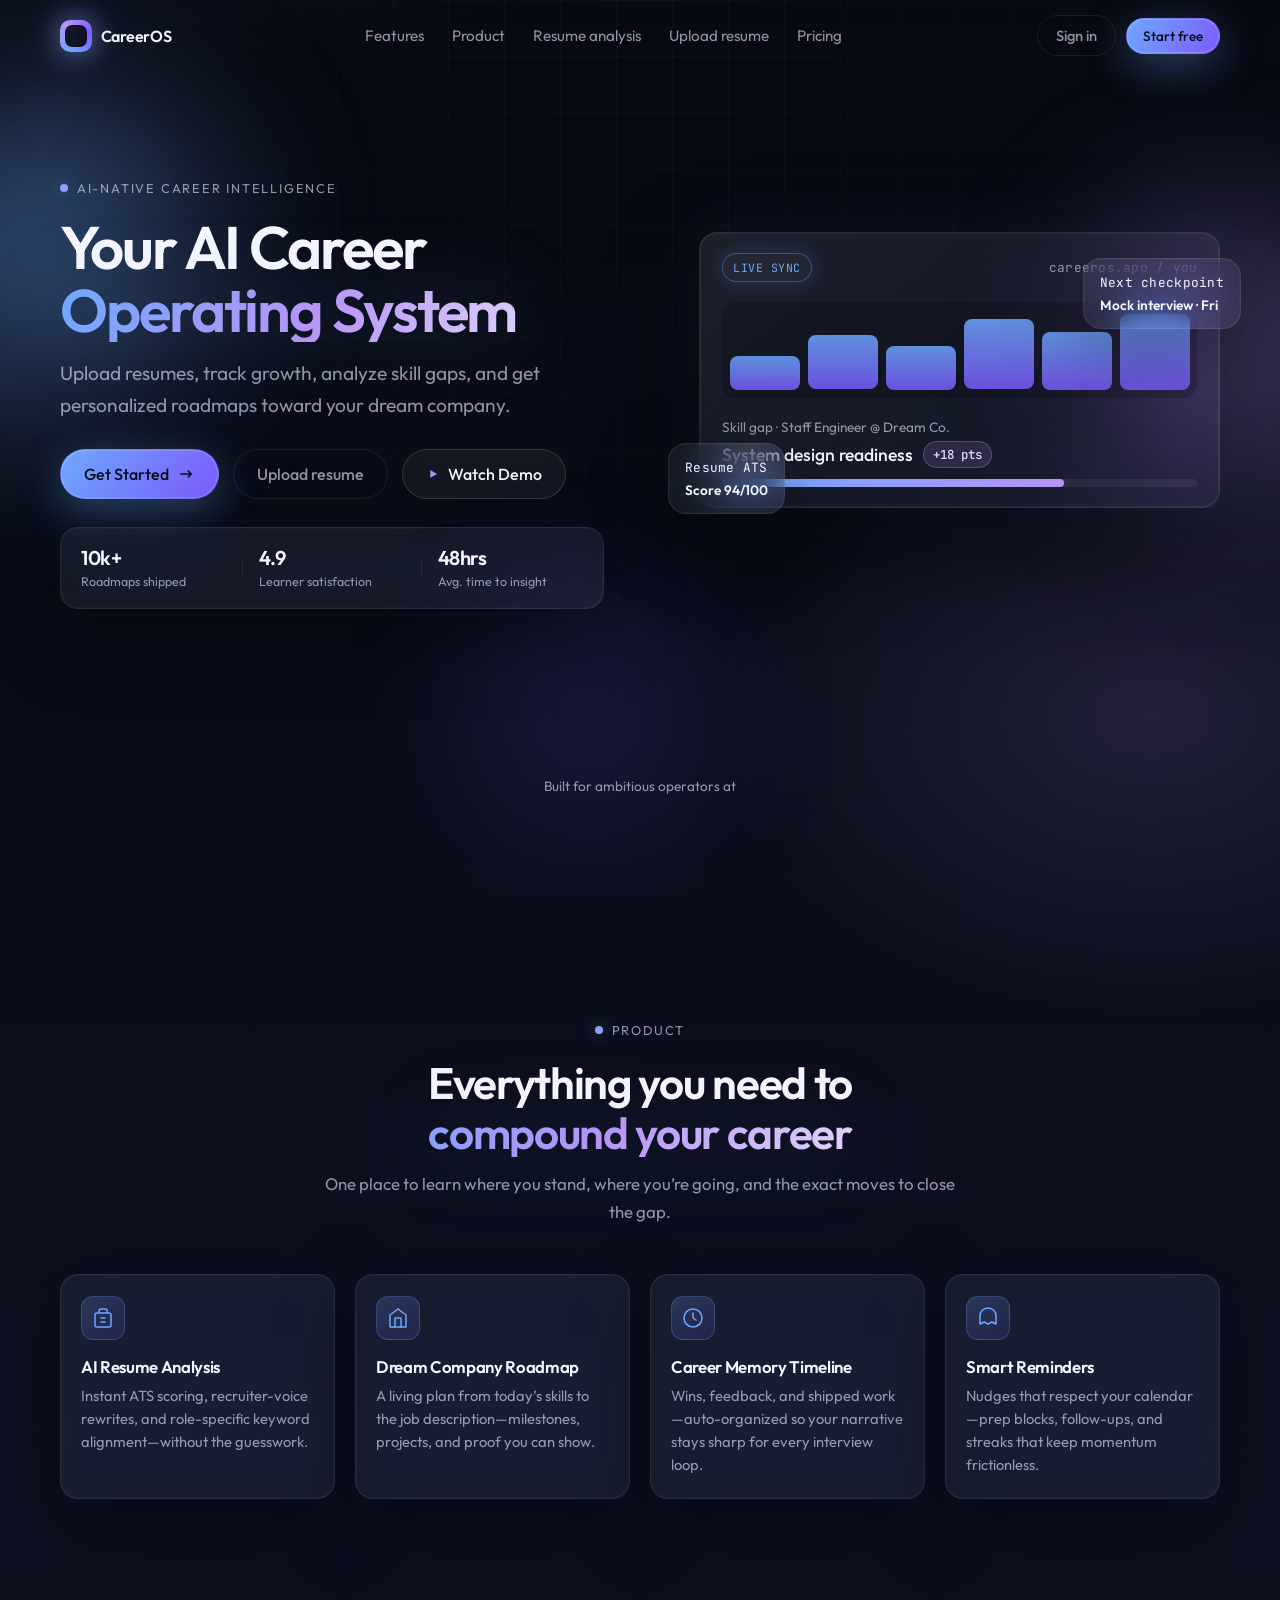
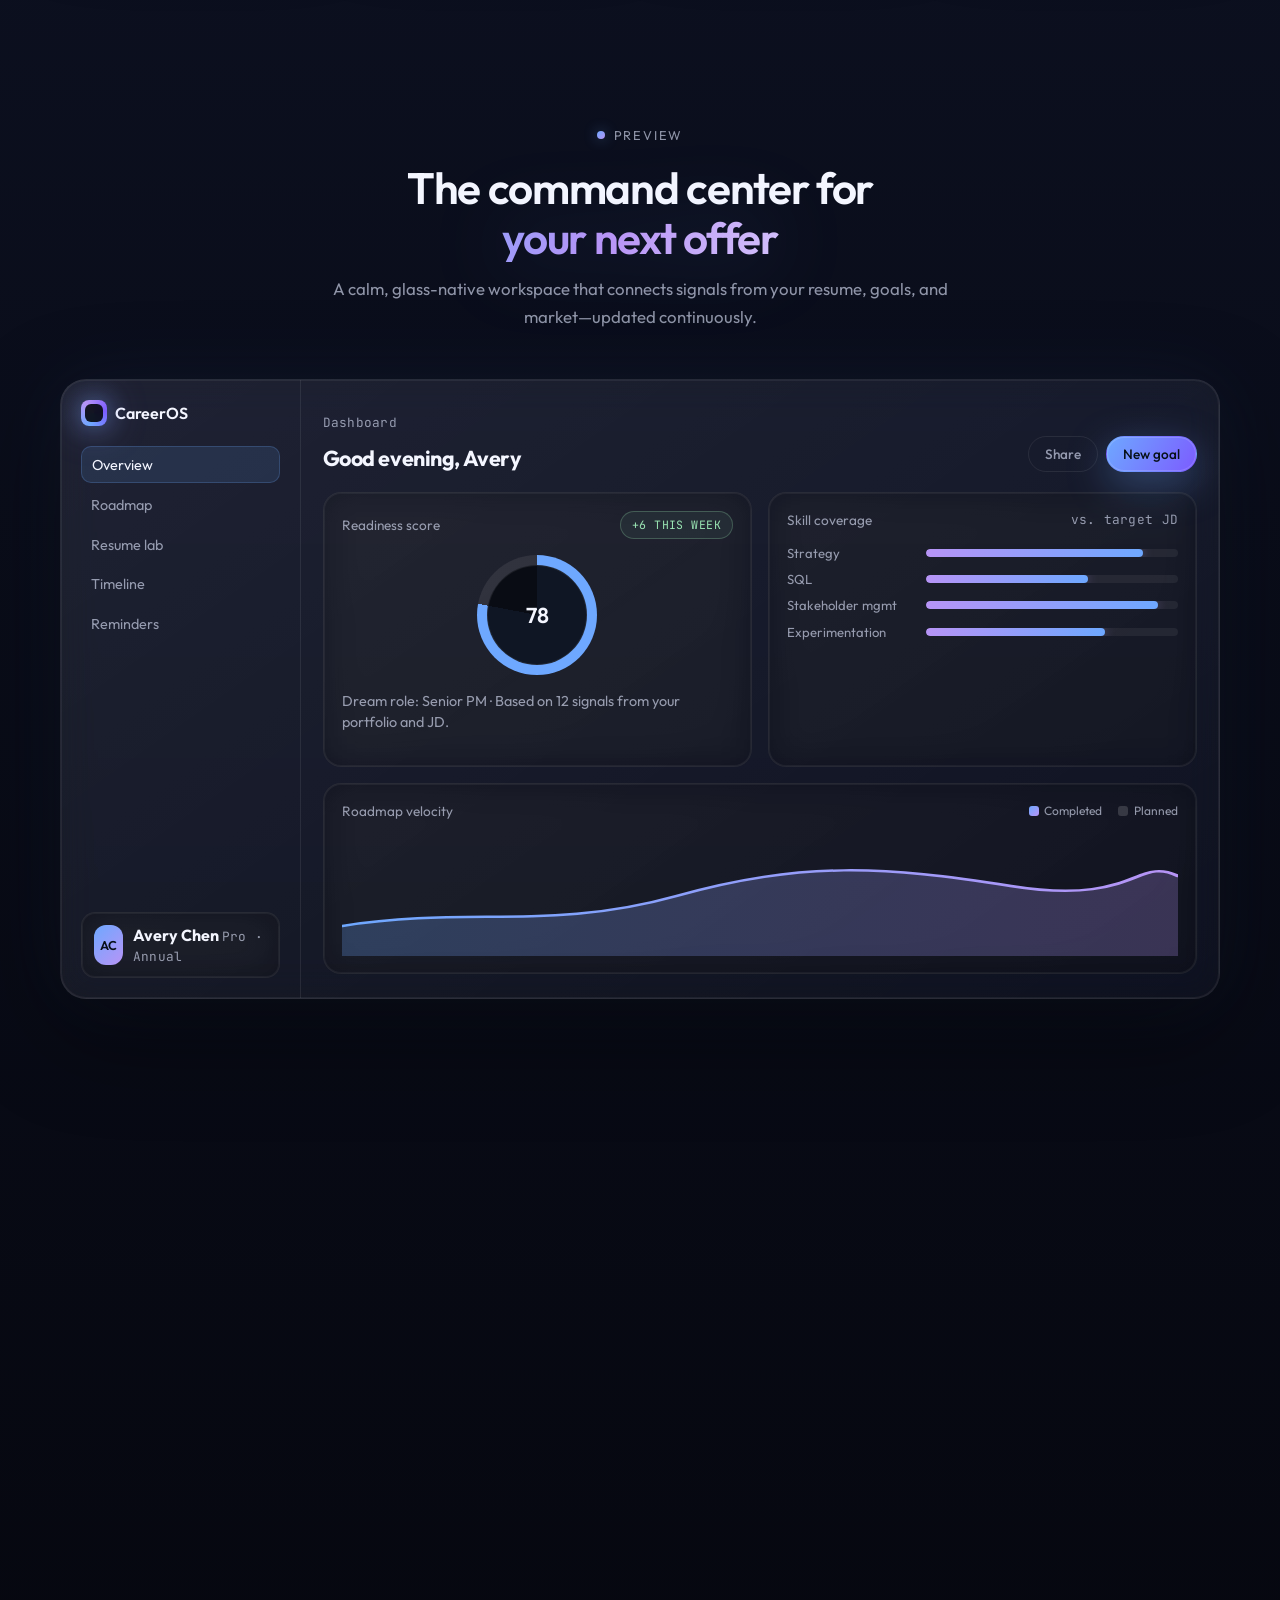
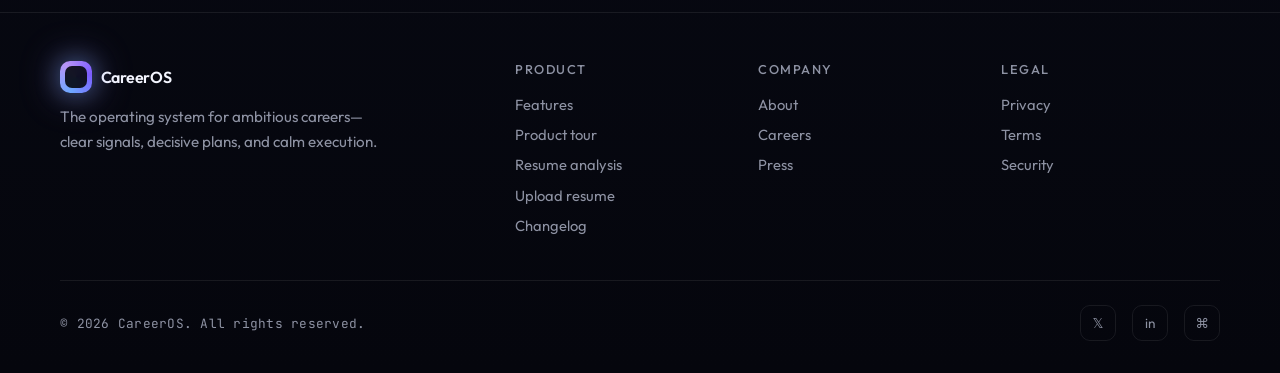
<file: index.html>
<!DOCTYPE html>
<html lang="en">
  <head>
    <meta charset="UTF-8" />
    <meta name="viewport" content="width=device-width, initial-scale=1.0" />
    <title>CareerOS — Your AI Career Operating System</title>
    <meta
      name="description"
      content="Upload resumes, track growth, analyze skill gaps, and get personalized roadmaps toward your dream company."
    />
    <link rel="preconnect" href="https://fonts.googleapis.com" />
    <link rel="preconnect" href="https://fonts.gstatic.com" crossorigin />
    <link
      href="https://fonts.googleapis.com/css2?family=Outfit:wght@300;400;500;600;700&family=JetBrains+Mono:wght@400;500&display=swap"
      rel="stylesheet"
    />
    <link rel="stylesheet" href="styles.css" />
  </head>
  <body>
    <div class="ambient" aria-hidden="true">
      <div class="orb orb--1"></div>
      <div class="orb orb--2"></div>
      <div class="orb orb--3"></div>
      <div class="grid-overlay"></div>
    </div>

    <header class="header">
      <div class="container header__inner">
        <a href="#" class="logo">
          <span class="logo__mark" aria-hidden="true"></span>
          CareerOS
        </a>
        <nav class="nav" aria-label="Primary">
          <a href="#features">Features</a>
          <a href="#dashboard">Product</a>
          <a href="resume-analysis.html">Resume analysis</a>
          <a href="resume-upload.html">Upload resume</a>
          <a href="#pricing">Pricing</a>
        </nav>
        <div class="header__actions">
          <a href="login.html" class="btn btn--ghost">Sign in</a>
          <a href="signup.html" class="btn btn--primary btn--sm">Start free</a>
          <button
            type="button"
            class="nav-toggle"
            aria-label="Open menu"
            aria-expanded="false"
          >
            <span></span><span></span>
          </button>
        </div>
      </div>
    </header>

    <div class="mobile-drawer" id="mobile-drawer" hidden>
      <nav class="mobile-drawer__nav" aria-label="Mobile">
        <a href="#features">Features</a>
        <a href="#dashboard">Product</a>
        <a href="resume-upload.html">Upload resume</a>
        <a href="resume-analysis.html">Resume analysis</a>
        <a href="#pricing">Pricing</a>
        <a href="signup.html" class="btn btn--primary btn--block">Start free</a>
      </nav>
    </div>

    <main>
      <!-- Hero -->
      <section class="hero section" id="cta">
        <div class="container hero__grid">
          <div class="hero__content animate" data-animate>
            <p class="eyebrow">
              <span class="eyebrow__dot"></span>
              AI-native career intelligence
            </p>
            <h1 class="hero__title">
              Your AI Career
              <span class="gradient-text">Operating System</span>
            </h1>
            <p class="hero__sub">
              Upload resumes, track growth, analyze skill gaps, and get
              personalized roadmaps toward your dream company.
            </p>
            <div class="hero__cta">
              <a href="signup.html" class="btn btn--primary btn--lg">
                Get Started
                <svg width="18" height="18" viewBox="0 0 24 24" fill="none" aria-hidden="true">
                  <path
                    d="M5 12h14m-4-4 4 4-4 4"
                    stroke="currentColor"
                    stroke-width="2"
                    stroke-linecap="round"
                    stroke-linejoin="round"
                  />
                </svg>
              </a>
              <a href="resume-upload.html" class="btn btn--ghost btn--lg">Upload resume</a>
              <button type="button" class="btn btn--glass btn--lg js-demo">
                <span class="btn__play" aria-hidden="true"></span>
                Watch Demo
              </button>
            </div>
            <div class="hero__stats glass-panel">
              <div>
                <strong>10k+</strong>
                <span>Roadmaps shipped</span>
              </div>
              <div class="hero__stats-divider" aria-hidden="true"></div>
              <div>
                <strong>4.9</strong>
                <span>Learner satisfaction</span>
              </div>
              <div class="hero__stats-divider" aria-hidden="true"></div>
              <div>
                <strong>48hrs</strong>
                <span>Avg. time to insight</span>
              </div>
            </div>
          </div>
          <div class="hero__visual animate" data-animate data-delay="120">
            <div class="hero__card glass-panel glass-panel--elevated">
              <div class="hero__card-header">
                <span class="pill pill--live">Live sync</span>
                <span class="mono muted">careeros.app / you</span>
              </div>
              <div class="hero__card-body">
                <div class="mini-chart">
                  <div class="mini-chart__bar" style="--h: 42%"></div>
                  <div class="mini-chart__bar" style="--h: 68%"></div>
                  <div class="mini-chart__bar" style="--h: 55%"></div>
                  <div class="mini-chart__bar" style="--h: 88%"></div>
                  <div class="mini-chart__bar" style="--h: 72%"></div>
                  <div class="mini-chart__bar" style="--h: 95%"></div>
                </div>
                <div class="hero__insight">
                  <p class="hero__insight-label">Skill gap · Staff Engineer @ Dream Co.</p>
                  <p class="hero__insight-value">
                    System design readiness
                    <span class="hero__insight-pill">+18 pts</span>
                  </p>
                  <div class="progress">
                    <div class="progress__fill" style="--w: 72%"></div>
                  </div>
                </div>
              </div>
            </div>
            <div class="hero__float hero__float--1 glass-panel">
              <span class="mono">Next checkpoint</span>
              <strong>Mock interview · Fri</strong>
            </div>
            <div class="hero__float hero__float--2 glass-panel">
              <span class="mono">Resume ATS</span>
              <strong>Score 94/100</strong>
            </div>
          </div>
        </div>
      </section>

      <!-- Logos strip -->
      <section class="logos section section--tight" aria-label="Trusted by teams">
        <div class="container">
          <p class="logos__label animate" data-animate>Built for ambitious operators at</p>
          <div class="logos__row animate" data-animate data-delay="80">
            <span class="logo-pill">Northwind</span>
            <span class="logo-pill">Polar Labs</span>
            <span class="logo-pill">Vertex AI</span>
            <span class="logo-pill">Blue Horizon</span>
            <span class="logo-pill">Lumen Grid</span>
          </div>
        </div>
      </section>

      <!-- Features -->
      <section class="section" id="features">
        <div class="container">
          <div class="section__head animate" data-animate>
            <p class="eyebrow eyebrow--center">
              <span class="eyebrow__dot"></span>
              Product
            </p>
            <h2 class="section__title">
              Everything you need to
              <span class="gradient-text">compound your career</span>
            </h2>
            <p class="section__lead">
              One place to learn where you stand, where you’re going, and the exact moves to close the gap.
            </p>
          </div>
          <div class="features">
            <article class="feature-card glass-panel animate" data-animate>
              <div class="feature-card__icon" aria-hidden="true">
                <svg width="24" height="24" viewBox="0 0 24 24" fill="none">
                  <path d="M8 7V5a2 2 0 0 1 2-2h4a2 2 0 0 1 2 2v2M8 7h8M8 7H6a2 2 0 0 0-2 2v10a2 2 0 0 0 2 2h12a2 2 0 0 0 2-2V9a2 2 0 0 0-2-2h-2" stroke="currentColor" stroke-width="1.5" stroke-linecap="round"/>
                  <path d="M10 12h4m-4 4h4" stroke="currentColor" stroke-width="1.5" stroke-linecap="round"/>
                </svg>
              </div>
              <h3>AI Resume Analysis</h3>
              <p>
                Instant ATS scoring, recruiter-voice rewrites, and role-specific keyword alignment—without the guesswork.
              </p>
            </article>
            <article class="feature-card glass-panel animate" data-animate data-delay="80">
              <div class="feature-card__icon" aria-hidden="true">
                <svg width="24" height="24" viewBox="0 0 24 24" fill="none">
                  <path d="M12 3 4 9v12h16V9l-8-6Z" stroke="currentColor" stroke-width="1.5" stroke-linejoin="round"/>
                  <path d="M9 21V12h6v9" stroke="currentColor" stroke-width="1.5" stroke-linecap="round" stroke-linejoin="round"/>
                </svg>
              </div>
              <h3>Dream Company Roadmap</h3>
              <p>
                A living plan from today’s skills to the job description—milestones, projects, and proof you can show.
              </p>
            </article>
            <article class="feature-card glass-panel animate" data-animate data-delay="160">
              <div class="feature-card__icon" aria-hidden="true">
                <svg width="24" height="24" viewBox="0 0 24 24" fill="none">
                  <circle cx="12" cy="12" r="9" stroke="currentColor" stroke-width="1.5"/>
                  <path d="M12 7v5l3 2" stroke="currentColor" stroke-width="1.5" stroke-linecap="round" stroke-linejoin="round"/>
                </svg>
              </div>
              <h3>Career Memory Timeline</h3>
              <p>
                Wins, feedback, and shipped work—auto-organized so your narrative stays sharp for every interview loop.
              </p>
            </article>
            <article class="feature-card glass-panel animate" data-animate data-delay="240">
              <div class="feature-card__icon" aria-hidden="true">
                <svg width="24" height="24" viewBox="0 0 24 24" fill="none">
                  <path d="M4 10a8 8 0 0 1 16 0v8l-4-2-4 2-4-2-4 2v-8Z" stroke="currentColor" stroke-width="1.5" stroke-linejoin="round"/>
                </svg>
              </div>
              <h3>Smart Reminders</h3>
              <p>
                Nudges that respect your calendar—prep blocks, follow-ups, and streaks that keep momentum frictionless.
              </p>
            </article>
          </div>
        </div>
      </section>

      <!-- Dashboard -->
      <section class="section section--dashboard" id="dashboard">
        <div class="container">
          <div class="section__head animate" data-animate>
            <p class="eyebrow eyebrow--center">
              <span class="eyebrow__dot"></span>
              Preview
            </p>
            <h2 class="section__title">
              The command center for
              <span class="gradient-text">your next offer</span>
            </h2>
            <p class="section__lead">
              A calm, glass-native workspace that connects signals from your resume, goals, and market—updated continuously.
            </p>
          </div>

          <div class="dash-mock glass-panel glass-panel--elevated animate" data-animate data-delay="100">
            <aside class="dash-mock__sidebar">
              <div class="dash-mock__brand">
                <span class="logo__mark logo__mark--sm" aria-hidden="true"></span>
                <span>CareerOS</span>
              </div>
              <nav class="dash-mock__nav">
                <a class="is-active" href="#">Overview</a>
                <a href="#">Roadmap</a>
                <a href="#">Resume lab</a>
                <a href="#">Timeline</a>
                <a href="#">Reminders</a>
              </nav>
              <div class="dash-mock__user glass-panel glass-panel--inset">
                <div class="avatar" aria-hidden="true">AC</div>
                <div>
                  <strong>Avery Chen</strong>
                  <span class="mono muted">Pro · Annual</span>
                </div>
              </div>
            </aside>
            <div class="dash-mock__main">
              <header class="dash-mock__top">
                <div>
                  <p class="mono muted">Dashboard</p>
                  <h3>Good evening, Avery</h3>
                </div>
                <div class="dash-mock__actions">
                  <button type="button" class="btn btn--ghost btn--sm">Share</button>
                  <button type="button" class="btn btn--primary btn--sm">New goal</button>
                </div>
              </header>
              <div class="dash-mock__grid">
                <div class="dash-card glass-panel glass-panel--inset">
                  <div class="dash-card__head">
                    <span>Readiness score</span>
                    <span class="pill pill--pos">+6 this week</span>
                  </div>
                  <div class="ring" aria-hidden="true">
                    <span>78</span>
                  </div>
                  <p class="muted small">
                    Dream role: Senior PM · Based on 12 signals from your portfolio and JD.
                  </p>
                </div>
                <div class="dash-card glass-panel glass-panel--inset">
                  <div class="dash-card__head">
                    <span>Skill coverage</span>
                    <span class="mono muted">vs. target JD</span>
                  </div>
                  <ul class="bars">
                    <li><span>Strategy</span><span class="bars__track"><i style="--w: 86%"></i></span></li>
                    <li><span>SQL</span><span class="bars__track"><i style="--w: 64%"></i></span></li>
                    <li><span>Stakeholder mgmt</span><span class="bars__track"><i style="--w: 92%"></i></span></li>
                    <li><span>Experimentation</span><span class="bars__track"><i style="--w: 71%"></i></span></li>
                  </ul>
                </div>
                <div class="dash-card glass-panel glass-panel--inset dash-card--wide">
                  <div class="dash-card__head">
                    <span>Roadmap velocity</span>
                    <div class="legend">
                      <span><i class="legend__i legend__i--a"></i>Completed</span>
                      <span><i class="legend__i legend__i--b"></i>Planned</span>
                    </div>
                  </div>
                  <div class="spark">
                    <svg viewBox="0 0 400 120" preserveAspectRatio="none" aria-hidden="true">
                      <defs>
                        <linearGradient id="g" x1="0" y1="0" x2="1" y2="0">
                          <stop offset="0%" stop-color="var(--accent)" />
                          <stop offset="100%" stop-color="var(--accent-2)" />
                        </linearGradient>
                      </defs>
                      <path
                        class="spark__area"
                        d="M0,90 C60,70 100,95 160,60 S260,30 320,50 S380,20 400,40 L400,120 L0,120 Z"
                      />
                      <path
                        class="spark__line"
                        d="M0,90 C60,70 100,95 160,60 S260,30 320,50 S380,20 400,40"
                      />
                    </svg>
                  </div>
                </div>
              </div>
            </div>
          </div>
        </div>
      </section>

      <!-- CTA band -->
      <section class="section" id="pricing">
        <div class="container">
          <div class="cta-band glass-panel glass-panel--elevated animate" data-animate>
            <div class="cta-band__content">
              <h2>Ship a career plan you’ll actually execute</h2>
              <p class="muted">
                Start free. Upgrade when your roadmap goes live. No credit card for the sandbox.
              </p>
            </div>
            <div class="cta-band__actions">
              <a href="signup.html" class="btn btn--primary btn--lg">Create workspace</a>
              <a href="resume-upload.html" class="btn btn--glass btn--lg">Upload resume</a>
              <a href="#" class="btn btn--glass btn--lg">Talk to sales</a>
            </div>
          </div>
        </div>
      </section>
    </main>

    <footer class="footer">
      <div class="container footer__grid">
        <div class="footer__brand">
          <a href="#" class="logo logo--footer">
            <span class="logo__mark" aria-hidden="true"></span>
            CareerOS
          </a>
          <p class="muted">
            The operating system for ambitious careers—clear signals, decisive plans, and calm execution.
          </p>
        </div>
        <div class="footer__cols">
          <div>
            <h4>Product</h4>
            <a href="#features">Features</a>
            <a href="#dashboard">Product tour</a>
            <a href="resume-analysis.html">Resume analysis</a>
            <a href="resume-upload.html">Upload resume</a>
            <a href="#">Changelog</a>
          </div>
          <div>
            <h4>Company</h4>
            <a href="#">About</a>
            <a href="#">Careers</a>
            <a href="#">Press</a>
          </div>
          <div>
            <h4>Legal</h4>
            <a href="#">Privacy</a>
            <a href="#">Terms</a>
            <a href="#">Security</a>
          </div>
        </div>
      </div>
      <div class="container footer__bottom">
        <p class="mono muted">© <span id="year"></span> CareerOS. All rights reserved.</p>
        <div class="footer__social">
          <a href="#" aria-label="X">𝕏</a>
          <a href="#" aria-label="LinkedIn">in</a>
          <a href="#" aria-label="GitHub">⌘</a>
        </div>
      </div>
    </footer>

    <div class="toast glass-panel" id="demo-toast" role="status" aria-live="polite" hidden>
      Demo playback would start here ✦
    </div>

    <script src="main.js"></script>
  </body>
</html>
</file>
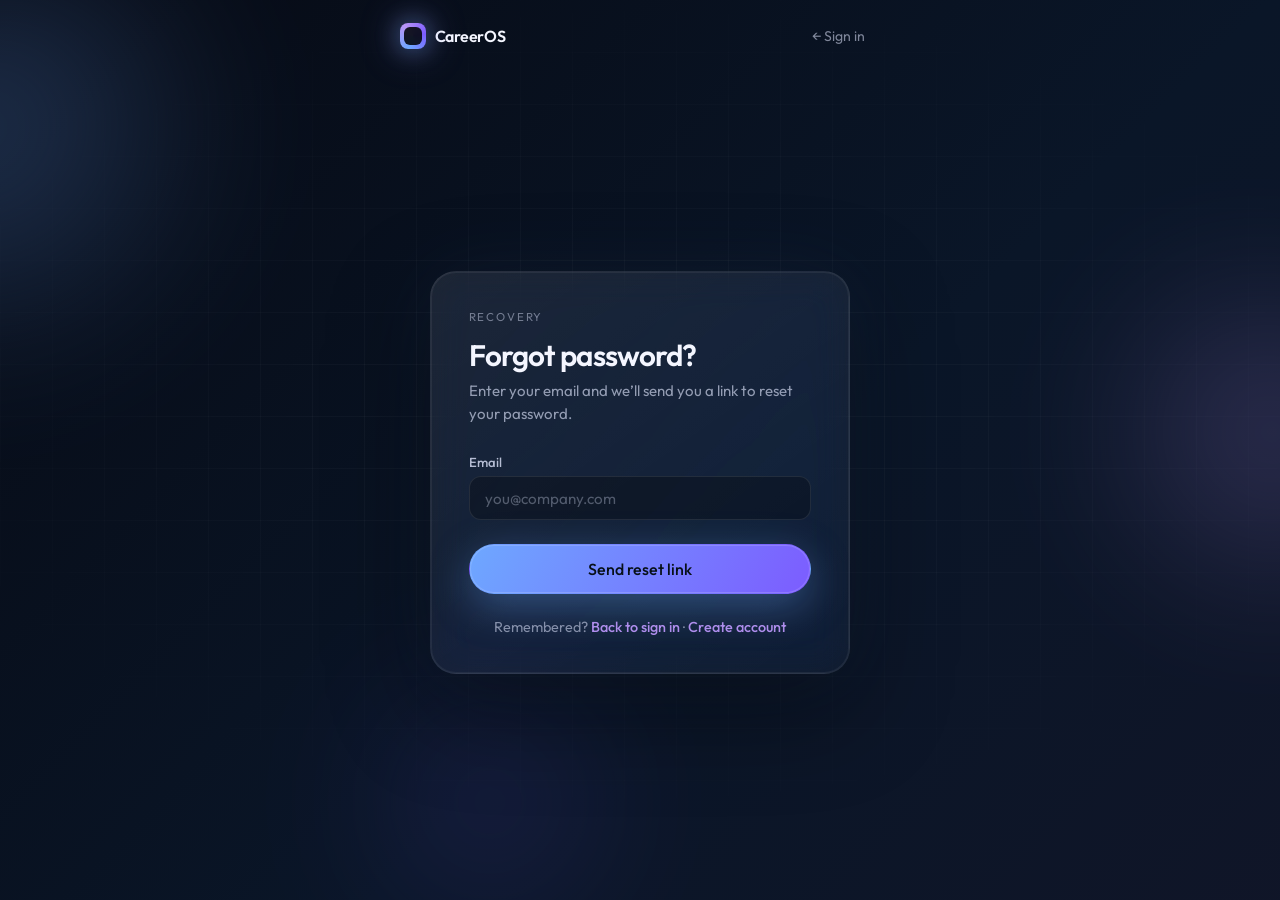
<file: forgot-password.html>
<!DOCTYPE html>
<html lang="en">
  <head>
    <meta charset="UTF-8" />
    <meta name="viewport" content="width=device-width, initial-scale=1.0" />
    <title>Reset password — CareerOS</title>
    <meta name="description" content="Reset your CareerOS password." />
    <link rel="preconnect" href="https://fonts.googleapis.com" />
    <link rel="preconnect" href="https://fonts.gstatic.com" crossorigin />
    <link
      href="https://fonts.googleapis.com/css2?family=Outfit:wght@300;400;500;600;700&family=JetBrains+Mono:wght@400;500&display=swap"
      rel="stylesheet"
    />
    <link rel="stylesheet" href="styles.css" />
    <link rel="stylesheet" href="auth.css" />
  </head>
  <body class="page-auth">
    <div class="auth-backdrop" aria-hidden="true">
      <div class="auth-gradient"></div>
      <div class="auth-orb auth-orb--1"></div>
      <div class="auth-orb auth-orb--2"></div>
      <div class="auth-orb auth-orb--3"></div>
      <div class="auth-grid"></div>
    </div>

    <header class="auth-top">
      <a href="index.html" class="logo">
        <span class="logo__mark logo__mark--sm" aria-hidden="true"></span>
        CareerOS
      </a>
      <a href="login.html" class="auth-back-link">← Sign in</a>
    </header>

    <main class="auth-main">
      <div class="auth-card-wrap">
        <div class="auth-card glass-panel glass-panel--elevated">
          <p class="auth-eyebrow">Recovery</p>
          <h1 class="auth-title">Forgot password?</h1>
          <p class="auth-subtitle">
            Enter your email and we’ll send you a link to reset your password.
          </p>

          <form data-auth-form autocomplete="on" novalidate>
            <div class="auth-field">
              <label class="auth-label" for="email">Email</label>
              <input
                class="auth-input"
                id="email"
                name="email"
                type="email"
                placeholder="you@company.com"
                autocomplete="username"
                required
              />
            </div>
            <div class="auth-actions">
              <button type="submit" class="btn btn--primary btn--lg auth-submit">
                Send reset link
              </button>
            </div>
          </form>

          <p class="auth-footer-note">
            Remembered?
            <a href="login.html">Back to sign in</a>
            ·
            <a href="signup.html">Create account</a>
          </p>
        </div>
      </div>
    </main>
    <script src="auth.js"></script>
  </body>
</html>
</file>
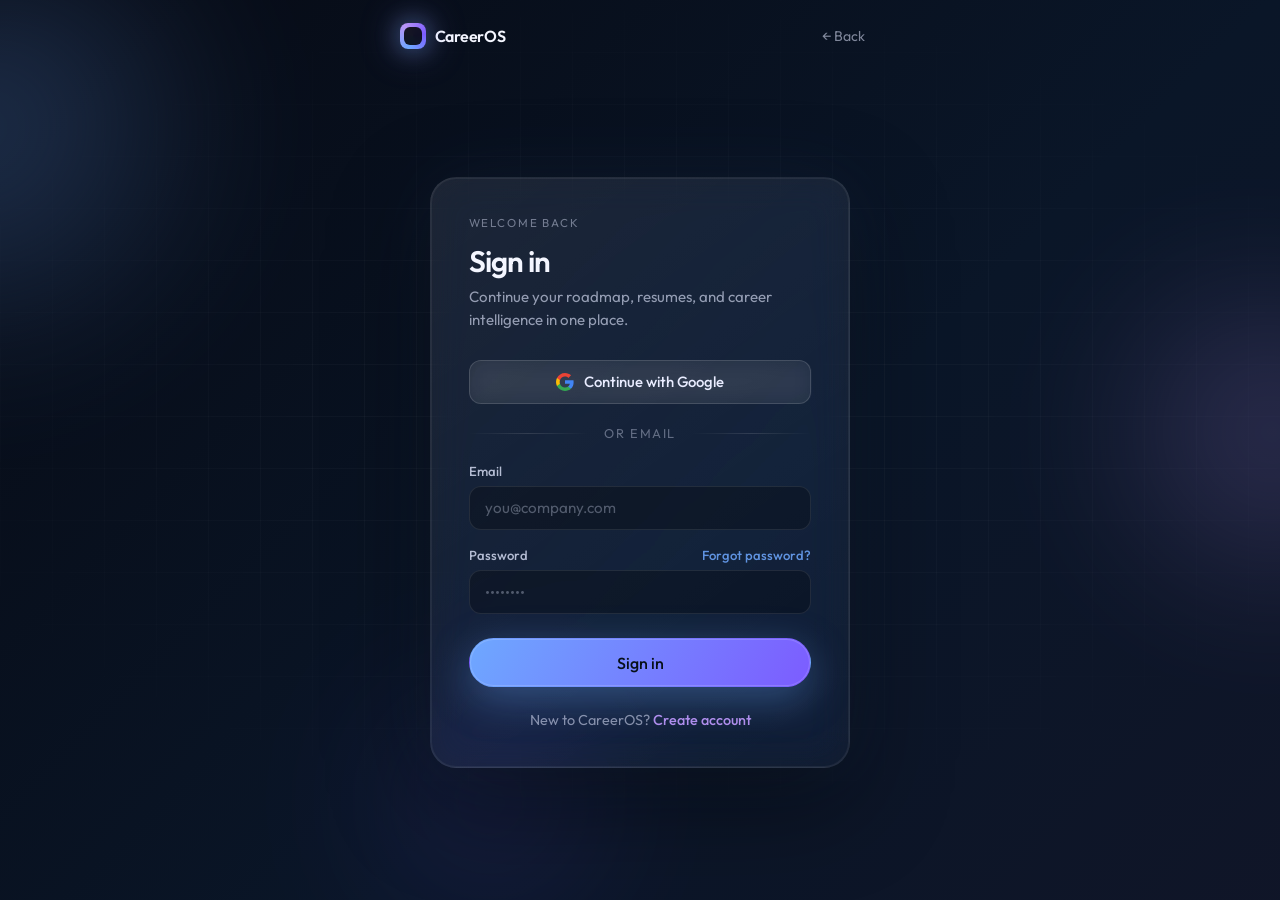
<file: login.html>
<!DOCTYPE html>
<html lang="en">
  <head>
    <meta charset="UTF-8" />
    <meta name="viewport" content="width=device-width, initial-scale=1.0" />
    <title>Sign in — CareerOS</title>
    <meta
      name="description"
      content="Sign in to CareerOS — your AI career operating system."
    />
    <link rel="preconnect" href="https://fonts.googleapis.com" />
    <link rel="preconnect" href="https://fonts.gstatic.com" crossorigin />
    <link
      href="https://fonts.googleapis.com/css2?family=Outfit:wght@300;400;500;600;700&family=JetBrains+Mono:wght@400;500&display=swap"
      rel="stylesheet"
    />
    <link rel="stylesheet" href="styles.css" />
    <link rel="stylesheet" href="auth.css" />
  </head>
  <body class="page-auth">
    <div class="auth-backdrop" aria-hidden="true">
      <div class="auth-gradient"></div>
      <div class="auth-orb auth-orb--1"></div>
      <div class="auth-orb auth-orb--2"></div>
      <div class="auth-orb auth-orb--3"></div>
      <div class="auth-grid"></div>
    </div>

    <header class="auth-top">
      <a href="index.html" class="logo">
        <span class="logo__mark logo__mark--sm" aria-hidden="true"></span>
        CareerOS
      </a>
      <a href="index.html" class="auth-back-link">← Back</a>
    </header>

    <main class="auth-main" id="main-content">
      <div class="auth-card-wrap">
        <div class="auth-card glass-panel glass-panel--elevated">
          <p class="auth-eyebrow">Welcome back</p>
          <h1 class="auth-title">Sign in</h1>
          <p class="auth-subtitle">
            Continue your roadmap, resumes, and career intelligence in one place.
          </p>

          <div class="auth-google-wrap">
            <button type="button" class="btn-google" data-google-auth aria-label="Sign in with Google">
              <svg width="18" height="18" viewBox="0 0 18 18" aria-hidden="true">
                <path
                  fill="#4285F4"
                  d="M17.64 9.2c0-.637-.057-1.251-.164-1.84H9v3.481h4.844c-.209 1.125-.843 2.078-1.796 2.717v2.258h2.908c1.702-1.567 2.684-3.874 2.684-6.615z"
                />
                <path
                  fill="#34A853"
                  d="M9 18c2.43 0 4.467-.806 5.956-2.184l-2.908-2.258c-.806.54-1.837.86-3.048.86-2.344 0-4.328-1.584-5.036-3.711H.957v2.332C2.438 15.983 5.482 18 9 18z"
                />
                <path
                  fill="#FBBC05"
                  d="M3.964 10.705c-.18-.54-.282-1.117-.282-1.705s.102-1.165.282-1.705V4.957H.957C.348 6.173 0 7.55 0 9s.348 2.827.957 4.043l3.007-2.338z"
                />
                <path
                  fill="#EA4335"
                  d="M9 3.58c1.321 0 2.508.454 3.44 1.345l2.582-2.582C13.463.891 11.426 0 9 0 5.482 0 2.438 2.017.957 4.957L3.964 7.294C4.672 5.164 6.656 3.58 9 3.58z"
                />
              </svg>
              Continue with Google
            </button>
          </div>

          <div class="auth-divider"><span>or email</span></div>

          <form data-auth-form autocomplete="on" novalidate>
            <div class="auth-field">
              <label class="auth-label" for="email">Email</label>
              <input
                class="auth-input"
                id="email"
                name="email"
                type="email"
                placeholder="you@company.com"
                autocomplete="username"
                required
              />
            </div>
            <div class="auth-field">
              <label class="auth-label" for="password">
                <span>Password</span>
                <a href="forgot-password.html" class="auth-link-muted">Forgot password?</a>
              </label>
              <input
                class="auth-input"
                id="password"
                name="password"
                type="password"
                placeholder="••••••••"
                autocomplete="current-password"
                required
              />
            </div>
            <div class="auth-actions">
              <button type="submit" class="btn btn--primary btn--lg auth-submit">
                Sign in
              </button>
            </div>
          </form>

          <p class="auth-footer-note">
            New to CareerOS?
            <a href="signup.html">Create account</a>
          </p>
        </div>
      </div>
    </main>
    <script src="auth.js"></script>
  </body>
</html>
</file>
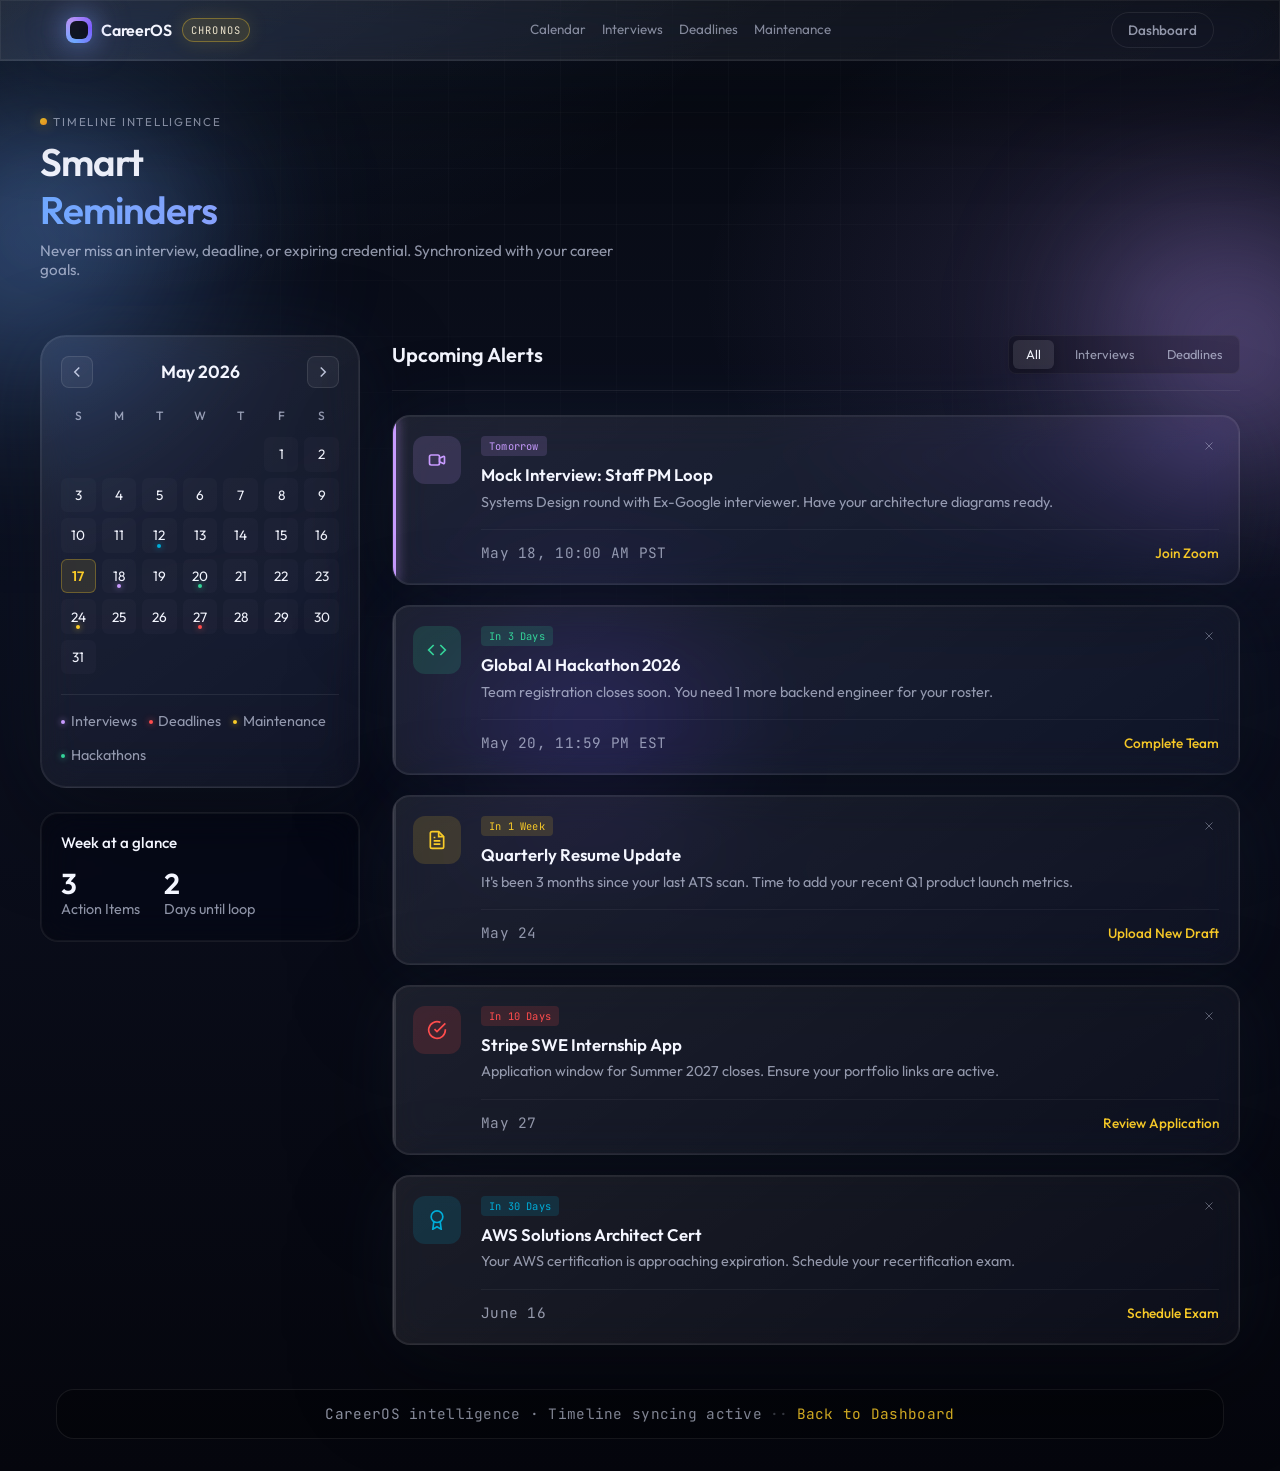
<file: reminders.html>
<!DOCTYPE html>
<html lang="en">
  <head>
    <meta charset="UTF-8" />
    <meta name="viewport" content="width=device-width, initial-scale=1.0" />
    <title>Smart Reminders — CareerOS</title>
    <meta
      name="description"
      content="AI-powered smart reminders for your career milestones and deadlines."
    />
    <link rel="preconnect" href="https://fonts.googleapis.com" />
    <link rel="preconnect" href="https://fonts.gstatic.com" crossorigin />
    <link
      href="https://fonts.googleapis.com/css2?family=Outfit:wght@300;400;500;600;700&family=JetBrains+Mono:wght@400;500&display=swap"
      rel="stylesheet"
    />
    <link rel="stylesheet" href="styles.css" />
    <link rel="stylesheet" href="reminders.css" />
  </head>
  <body class="rm-body">
    <div class="ambient" aria-hidden="true">
      <div class="orb orb--1"></div>
      <div class="orb orb--2"></div>
      <div class="orb orb--3"></div>
      <div class="grid-overlay"></div>
    </div>

    <header class="rm-top glass-panel glass-panel--elevated">
      <div class="rm-top__inner">
        <div class="rm-top__brand">
          <a href="index.html" class="logo">
            <span class="logo__mark logo__mark--sm" aria-hidden="true"></span>
            CareerOS
          </a>
          <span class="rm-chip rm-chip--ai mono">chronos</span>
        </div>
        <nav class="rm-nav" aria-label="Page sections">
          <a href="#calendar">Calendar</a>
          <a href="#interviews">Interviews</a>
          <a href="#deadlines">Deadlines</a>
          <a href="#maintenance">Maintenance</a>
        </nav>
        <div class="rm-top__actions">
          <a href="dashboard.html" class="btn btn--ghost btn--sm">Dashboard</a>
        </div>
      </div>
    </header>

    <main class="rm-main">
      <div class="rm-hero rm-animate">
        <p class="rm-eyebrow">
          <span class="rm-eyebrow__dot"></span>
          Timeline Intelligence
        </p>
        <h1 class="rm-hero__title">Smart <span class="gradient-text">Reminders</span></h1>
        <p class="muted rm-hero__lead">
          Never miss an interview, deadline, or expiring credential. Synchronized with your career goals.
        </p>
      </div>

      <div class="rm-layout">
        
        <!-- Left Column: Calendar UI -->
        <div class="rm-col-left rm-animate">
          <div class="rm-card glass-panel glass-panel--elevated" id="calendar">
            <div class="rm-cal-header">
              <button class="rm-cal-btn" aria-label="Previous Month">
                <svg viewBox="0 0 24 24" width="18" height="18" stroke="currentColor" stroke-width="2" fill="none"><polyline points="15 18 9 12 15 6"></polyline></svg>
              </button>
              <h2 class="rm-cal-month">May 2026</h2>
              <button class="rm-cal-btn" aria-label="Next Month">
                <svg viewBox="0 0 24 24" width="18" height="18" stroke="currentColor" stroke-width="2" fill="none"><polyline points="9 18 15 12 9 6"></polyline></svg>
              </button>
            </div>
            
            <div class="rm-cal-grid">
              <!-- Days of week -->
              <div class="rm-cal-dow muted">S</div>
              <div class="rm-cal-dow muted">M</div>
              <div class="rm-cal-dow muted">T</div>
              <div class="rm-cal-dow muted">W</div>
              <div class="rm-cal-dow muted">T</div>
              <div class="rm-cal-dow muted">F</div>
              <div class="rm-cal-dow muted">S</div>
              
              <!-- Blank days -->
              <div class="rm-cal-day rm-cal-day--empty"></div>
              <div class="rm-cal-day rm-cal-day--empty"></div>
              <div class="rm-cal-day rm-cal-day--empty"></div>
              <div class="rm-cal-day rm-cal-day--empty"></div>
              <div class="rm-cal-day rm-cal-day--empty"></div>
              
              <!-- Days 1-31 -->
              <div class="rm-cal-day">1</div>
              <div class="rm-cal-day">2</div>
              <div class="rm-cal-day">3</div>
              <div class="rm-cal-day">4</div>
              <div class="rm-cal-day">5</div>
              <div class="rm-cal-day">6</div>
              <div class="rm-cal-day">7</div>
              
              <div class="rm-cal-day">8</div>
              <div class="rm-cal-day">9</div>
              <div class="rm-cal-day">10</div>
              <div class="rm-cal-day">11</div>
              <div class="rm-cal-day rm-cal-day--event">
                12
                <div class="rm-cal-dots"><span class="rm-dot rm-dot--blue"></span></div>
              </div>
              <div class="rm-cal-day">13</div>
              <div class="rm-cal-day">14</div>
              
              <div class="rm-cal-day">15</div>
              <div class="rm-cal-day">16</div>
              <div class="rm-cal-day rm-cal-day--today">17</div>
              <div class="rm-cal-day rm-cal-day--event">
                18
                <div class="rm-cal-dots"><span class="rm-dot rm-dot--violet"></span></div>
              </div>
              <div class="rm-cal-day">19</div>
              <div class="rm-cal-day rm-cal-day--event">
                20
                <div class="rm-cal-dots"><span class="rm-dot rm-dot--green"></span></div>
              </div>
              <div class="rm-cal-day">21</div>
              
              <div class="rm-cal-day">22</div>
              <div class="rm-cal-day">23</div>
              <div class="rm-cal-day rm-cal-day--event">
                24
                <div class="rm-cal-dots"><span class="rm-dot rm-dot--yellow"></span></div>
              </div>
              <div class="rm-cal-day">25</div>
              <div class="rm-cal-day">26</div>
              <div class="rm-cal-day rm-cal-day--event">
                27
                <div class="rm-cal-dots"><span class="rm-dot rm-dot--red"></span></div>
              </div>
              <div class="rm-cal-day">28</div>
              
              <div class="rm-cal-day">29</div>
              <div class="rm-cal-day">30</div>
              <div class="rm-cal-day">31</div>
              
              <!-- Extra blanks -->
              <div class="rm-cal-day rm-cal-day--empty"></div>
              <div class="rm-cal-day rm-cal-day--empty"></div>
              <div class="rm-cal-day rm-cal-day--empty"></div>
            </div>
            
            <div class="rm-cal-legend">
              <div class="rm-legend-item"><span class="rm-dot rm-dot--violet"></span> <span class="muted small">Interviews</span></div>
              <div class="rm-legend-item"><span class="rm-dot rm-dot--red"></span> <span class="muted small">Deadlines</span></div>
              <div class="rm-legend-item"><span class="rm-dot rm-dot--yellow"></span> <span class="muted small">Maintenance</span></div>
              <div class="rm-legend-item"><span class="rm-dot rm-dot--green"></span> <span class="muted small">Hackathons</span></div>
            </div>
          </div>
          
          <!-- Summary widget -->
          <div class="rm-widget glass-panel glass-panel--inset rm-mt">
            <h3 class="rm-widget-title">Week at a glance</h3>
            <div class="rm-widget-stats">
              <div class="rm-stat">
                <span class="rm-stat-val">3</span>
                <span class="rm-stat-label muted small">Action Items</span>
              </div>
              <div class="rm-stat">
                <span class="rm-stat-val">2</span>
                <span class="rm-stat-label muted small">Days until loop</span>
              </div>
            </div>
          </div>
        </div>

        <!-- Right Column: Reminders Feed -->
        <div class="rm-col-right">
          
          <div class="rm-feed-header rm-animate">
            <h2 class="rm-section-title">Upcoming Alerts</h2>
            <div class="rm-filter">
              <button class="rm-filter-btn is-active">All</button>
              <button class="rm-filter-btn">Interviews</button>
              <button class="rm-filter-btn">Deadlines</button>
            </div>
          </div>

          <div class="rm-feed">
            
            <!-- Interview Alert -->
            <article class="rm-alert glass-panel glass-panel--elevated rm-alert--high rm-animate" id="interviews">
              <div class="rm-alert__icon" style="color: #c89bff; background: rgba(200, 155, 255, 0.15);">
                <svg viewBox="0 0 24 24" width="20" height="20" stroke="currentColor" stroke-width="2" fill="none"><path d="M15 10l4.553-2.276A1 1 0 0121 8.618v6.764a1 1 0 01-1.447.894L15 14v-4z"></path><rect x="3" y="6" width="12" height="12" rx="2" ry="2"></rect></svg>
              </div>
              <div class="rm-alert__content">
                <div class="rm-alert__head">
                  <span class="rm-alert__badge rm-alert__badge--violet mono">Tomorrow</span>
                  <button class="rm-alert__close" aria-label="Dismiss"><svg viewBox="0 0 24 24" width="14" height="14" stroke="currentColor" fill="none"><line x1="18" y1="6" x2="6" y2="18"></line><line x1="6" y1="6" x2="18" y2="18"></line></svg></button>
                </div>
                <h3 class="rm-alert__title">Mock Interview: Staff PM Loop</h3>
                <p class="rm-alert__desc muted">Systems Design round with Ex-Google interviewer. Have your architecture diagrams ready.</p>
                <div class="rm-alert__foot">
                  <span class="muted small mono">May 18, 10:00 AM PST</span>
                  <a href="#" class="rm-link">Join Zoom</a>
                </div>
              </div>
            </article>

            <!-- Hackathon Alert -->
            <article class="rm-alert glass-panel glass-panel--elevated rm-animate">
              <div class="rm-alert__icon" style="color: #34d399; background: rgba(52, 211, 153, 0.15);">
                <svg viewBox="0 0 24 24" width="20" height="20" stroke="currentColor" stroke-width="2" fill="none"><polyline points="16 18 22 12 16 6"></polyline><polyline points="8 6 2 12 8 18"></polyline></svg>
              </div>
              <div class="rm-alert__content">
                <div class="rm-alert__head">
                  <span class="rm-alert__badge rm-alert__badge--green mono">In 3 Days</span>
                  <button class="rm-alert__close" aria-label="Dismiss"><svg viewBox="0 0 24 24" width="14" height="14" stroke="currentColor" fill="none"><line x1="18" y1="6" x2="6" y2="18"></line><line x1="6" y1="6" x2="18" y2="18"></line></svg></button>
                </div>
                <h3 class="rm-alert__title">Global AI Hackathon 2026</h3>
                <p class="rm-alert__desc muted">Team registration closes soon. You need 1 more backend engineer for your roster.</p>
                <div class="rm-alert__foot">
                  <span class="muted small mono">May 20, 11:59 PM EST</span>
                  <a href="#" class="rm-link">Complete Team</a>
                </div>
              </div>
            </article>

            <!-- Resume Update -->
            <article class="rm-alert glass-panel glass-panel--elevated rm-animate" id="maintenance">
              <div class="rm-alert__icon" style="color: #f9cb28; background: rgba(249, 203, 40, 0.15);">
                <svg viewBox="0 0 24 24" width="20" height="20" stroke="currentColor" stroke-width="2" fill="none"><path d="M14 2H6a2 2 0 0 0-2 2v16a2 2 0 0 0 2 2h12a2 2 0 0 0 2-2V8z"></path><polyline points="14 2 14 8 20 8"></polyline><line x1="16" y1="13" x2="8" y2="13"></line><line x1="16" y1="17" x2="8" y2="17"></line><polyline points="10 9 9 9 8 9"></polyline></svg>
              </div>
              <div class="rm-alert__content">
                <div class="rm-alert__head">
                  <span class="rm-alert__badge rm-alert__badge--yellow mono">In 1 Week</span>
                  <button class="rm-alert__close" aria-label="Dismiss"><svg viewBox="0 0 24 24" width="14" height="14" stroke="currentColor" fill="none"><line x1="18" y1="6" x2="6" y2="18"></line><line x1="6" y1="6" x2="18" y2="18"></line></svg></button>
                </div>
                <h3 class="rm-alert__title">Quarterly Resume Update</h3>
                <p class="rm-alert__desc muted">It's been 3 months since your last ATS scan. Time to add your recent Q1 product launch metrics.</p>
                <div class="rm-alert__foot">
                  <span class="muted small mono">May 24</span>
                  <a href="resume-upload.html" class="rm-link">Upload New Draft</a>
                </div>
              </div>
            </article>

            <!-- Internship Deadline -->
            <article class="rm-alert glass-panel glass-panel--elevated rm-animate" id="deadlines">
              <div class="rm-alert__icon" style="color: #ff4d4d; background: rgba(255, 77, 77, 0.15);">
                <svg viewBox="0 0 24 24" width="20" height="20" stroke="currentColor" stroke-width="2" fill="none"><path d="M22 11.08V12a10 10 0 1 1-5.93-9.14"></path><polyline points="22 4 12 14.01 9 11.01"></polyline></svg>
              </div>
              <div class="rm-alert__content">
                <div class="rm-alert__head">
                  <span class="rm-alert__badge rm-alert__badge--red mono">In 10 Days</span>
                  <button class="rm-alert__close" aria-label="Dismiss"><svg viewBox="0 0 24 24" width="14" height="14" stroke="currentColor" fill="none"><line x1="18" y1="6" x2="6" y2="18"></line><line x1="6" y1="6" x2="18" y2="18"></line></svg></button>
                </div>
                <h3 class="rm-alert__title">Stripe SWE Internship App</h3>
                <p class="rm-alert__desc muted">Application window for Summer 2027 closes. Ensure your portfolio links are active.</p>
                <div class="rm-alert__foot">
                  <span class="muted small mono">May 27</span>
                  <a href="#" class="rm-link">Review Application</a>
                </div>
              </div>
            </article>

            <!-- Certificate Expiry -->
            <article class="rm-alert glass-panel glass-panel--elevated rm-animate">
              <div class="rm-alert__icon" style="color: #00add8; background: rgba(0, 173, 216, 0.15);">
                <svg viewBox="0 0 24 24" width="20" height="20" stroke="currentColor" stroke-width="2" fill="none"><circle cx="12" cy="8" r="7"></circle><polyline points="8.21 13.89 7 23 12 20 17 23 15.79 13.88"></polyline></svg>
              </div>
              <div class="rm-alert__content">
                <div class="rm-alert__head">
                  <span class="rm-alert__badge rm-alert__badge--blue mono">In 30 Days</span>
                  <button class="rm-alert__close" aria-label="Dismiss"><svg viewBox="0 0 24 24" width="14" height="14" stroke="currentColor" fill="none"><line x1="18" y1="6" x2="6" y2="18"></line><line x1="6" y1="6" x2="18" y2="18"></line></svg></button>
                </div>
                <h3 class="rm-alert__title">AWS Solutions Architect Cert</h3>
                <p class="rm-alert__desc muted">Your AWS certification is approaching expiration. Schedule your recertification exam.</p>
                <div class="rm-alert__foot">
                  <span class="muted small mono">June 16</span>
                  <a href="#" class="rm-link">Schedule Exam</a>
                </div>
              </div>
            </article>

          </div>
        </div>
      </div>
    </main>

    <footer class="rm-foot muted small mono">
      <div class="rm-foot__inner">
        <span>CareerOS intelligence · Timeline syncing active</span>
        <span class="rm-foot__gap">··</span>
        <a href="dashboard.html">Back to Dashboard</a>
      </div>
    </footer>

    <script src="reminders.js"></script>
  </body>
</html>
</file>
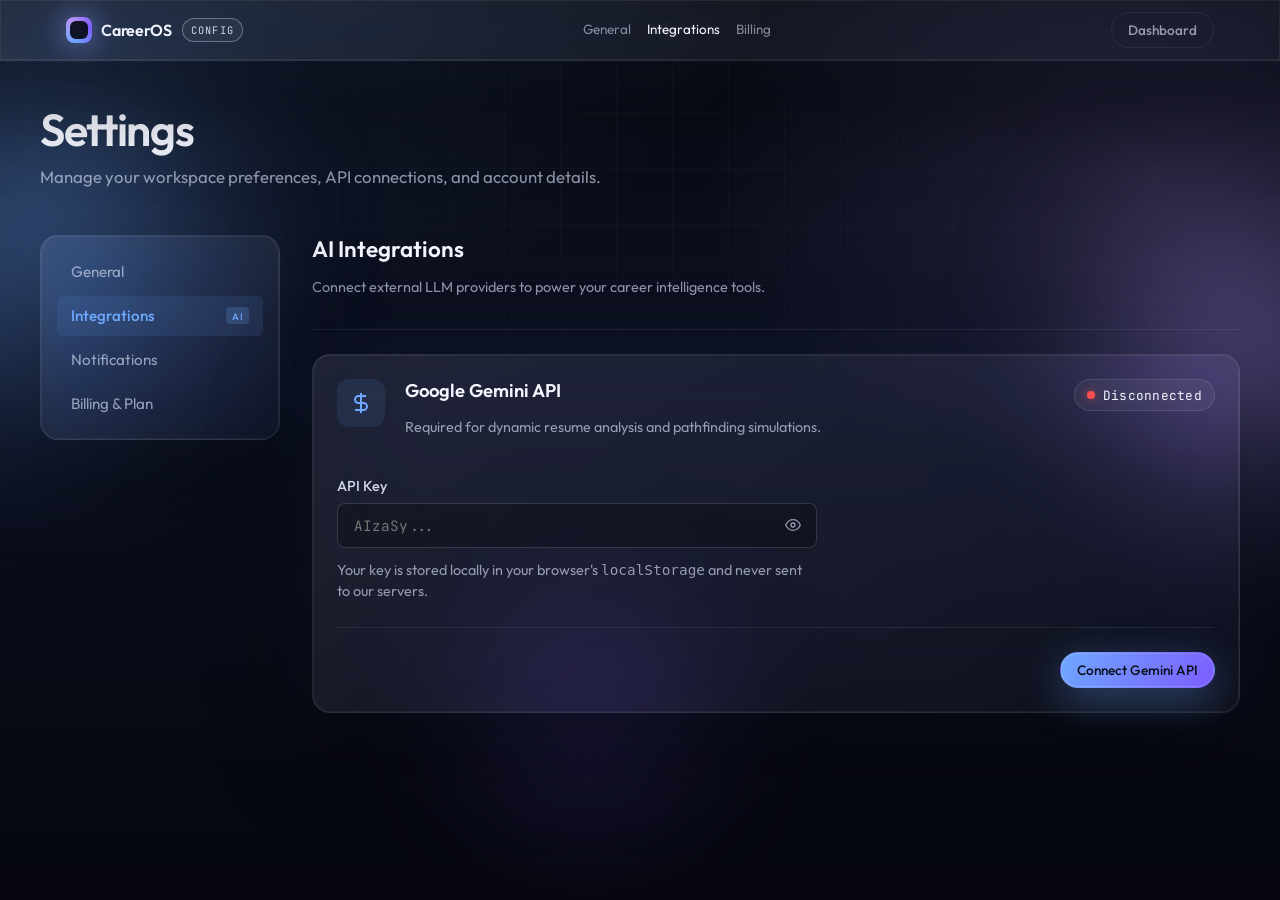
<file: settings.html>
<!DOCTYPE html>
<html lang="en">
  <head>
    <meta charset="UTF-8" />
    <meta name="viewport" content="width=device-width, initial-scale=1.0" />
    <title>Settings — CareerOS</title>
    <meta name="description" content="Manage your CareerOS settings and integrations." />
    <link rel="preconnect" href="https://fonts.googleapis.com" />
    <link rel="preconnect" href="https://fonts.gstatic.com" crossorigin />
    <link
      href="https://fonts.googleapis.com/css2?family=Outfit:wght@300;400;500;600;700&family=JetBrains+Mono:wght@400;500&display=swap"
      rel="stylesheet"
    />
    <link rel="stylesheet" href="styles.css" />
    <link rel="stylesheet" href="settings.css" />
  </head>
  <body class="st-body">
    <div class="ambient" aria-hidden="true">
      <div class="orb orb--1"></div>
      <div class="orb orb--2"></div>
      <div class="orb orb--3"></div>
      <div class="grid-overlay"></div>
    </div>

    <header class="st-top glass-panel glass-panel--elevated">
      <div class="st-top__inner">
        <div class="st-top__brand">
          <a href="index.html" class="logo">
            <span class="logo__mark logo__mark--sm" aria-hidden="true"></span>
            CareerOS
          </a>
          <span class="st-chip st-chip--ai mono">config</span>
        </div>
        <nav class="st-nav" aria-label="Page sections">
          <a href="#general">General</a>
          <a href="#integrations" class="st-nav--active">Integrations</a>
          <a href="#billing">Billing</a>
        </nav>
        <div class="st-top__actions">
          <a href="dashboard.html" class="btn btn--ghost btn--sm">Dashboard</a>
        </div>
      </div>
    </header>

    <main class="st-main">
      <div class="st-hero">
        <h1 class="st-hero__title">Settings</h1>
        <p class="muted st-hero__lead">Manage your workspace preferences, API connections, and account details.</p>
      </div>

      <div class="st-layout">
        <!-- Sidebar Navigation -->
        <aside class="st-sidebar glass-panel glass-panel--elevated">
          <nav class="st-side-nav">
            <a href="#general" class="st-side-nav__item">General</a>
            <a href="#integrations" class="st-side-nav__item is-active">
              Integrations
              <span class="st-badge">AI</span>
            </a>
            <a href="#notifications" class="st-side-nav__item">Notifications</a>
            <a href="#billing" class="st-side-nav__item">Billing & Plan</a>
          </nav>
        </aside>

        <!-- Main Content -->
        <div class="st-content">
          <section id="integrations" class="st-section">
            <header class="st-section__head">
              <h2 class="st-section__title">AI Integrations</h2>
              <p class="muted small">Connect external LLM providers to power your career intelligence tools.</p>
            </header>

            <article class="st-card glass-panel glass-panel--elevated">
              <div class="st-card__top">
                <div class="st-card__icon">
                  <!-- Gemini Sparkle Icon -->
                  <svg viewBox="0 0 24 24" width="24" height="24" stroke="currentColor" stroke-width="2" fill="none"><path d="M12 2v20M17 5H9.5a3.5 3.5 0 0 0 0 7h5a3.5 3.5 0 0 1 0 7H6"></path></svg>
                </div>
                <div class="st-card__info">
                  <h3 class="st-card__title">Google Gemini API</h3>
                  <p class="muted small">Required for dynamic resume analysis and pathfinding simulations.</p>
                </div>
                <div class="st-status" id="apiStatus">
                  <span class="st-status__dot"></span>
                  <span class="st-status__text mono">Disconnected</span>
                </div>
              </div>

              <div class="st-card__body">
                <div class="st-form-group">
                  <label for="geminiKey" class="st-label">API Key</label>
                  <div class="st-input-wrap">
                    <input type="password" id="geminiKey" class="st-input" placeholder="AIzaSy..." spellcheck="false" autocomplete="off" />
                    <button type="button" class="st-btn-icon" id="toggleVisBtn" aria-label="Toggle password visibility">
                      <svg viewBox="0 0 24 24" width="16" height="16" stroke="currentColor" fill="none" stroke-width="2"><path d="M1 12s4-8 11-8 11 8 11 8-4 8-11 8-11-8-11-8z"></path><circle cx="12" cy="12" r="3"></circle></svg>
                    </button>
                  </div>
                  <p class="muted small st-help-text">Your key is stored locally in your browser's <code>localStorage</code> and never sent to our servers.</p>
                </div>
              </div>

              <div class="st-card__foot">
                <button type="button" class="btn btn--ghost btn--sm st-hidden" id="disconnectBtn">Disconnect</button>
                <button type="button" class="btn btn--primary btn--sm" id="connectBtn">Connect Gemini API</button>
              </div>
            </article>

          </section>
        </div>
      </div>
    </main>

    <!-- Success Toast -->
    <div class="st-toast glass-panel glass-panel--elevated" id="toastMsg" aria-hidden="true">
      <svg viewBox="0 0 24 24" width="18" height="18" stroke="currentColor" stroke-width="2" fill="none"><polyline points="20 6 9 17 4 12"></polyline></svg>
      <span class="st-toast__text" id="toastText">Settings saved successfully.</span>
    </div>

    <script src="settings.js"></script>
  </body>
</html>
</file>
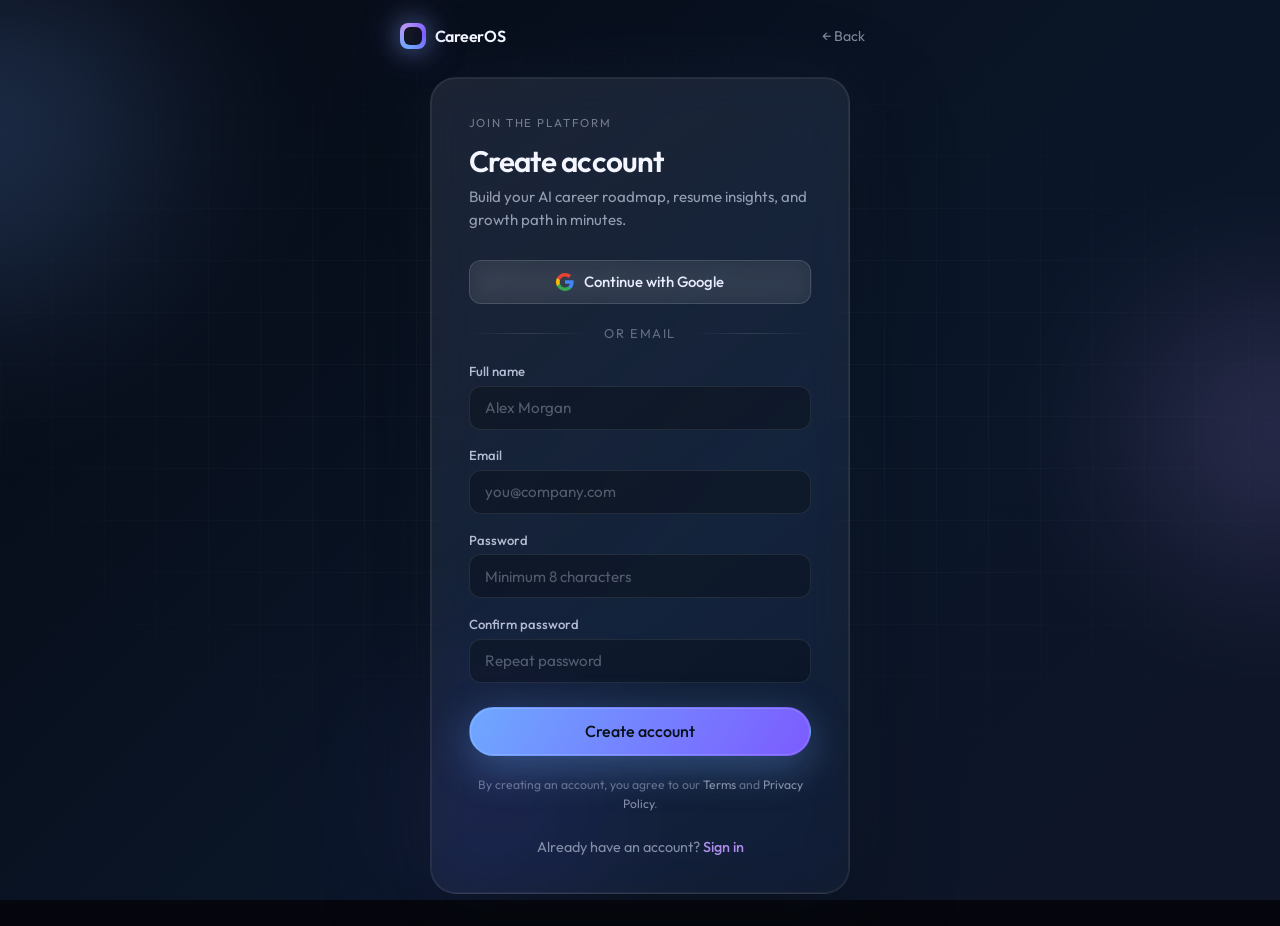
<file: signup.html>
<!DOCTYPE html>
<html lang="en">
  <head>
    <meta charset="UTF-8" />
    <meta name="viewport" content="width=device-width, initial-scale=1.0" />
    <title>Create account — CareerOS</title>
    <meta
      name="description"
      content="Join CareerOS — AI-native career intelligence and roadmaps."
    />
    <link rel="preconnect" href="https://fonts.googleapis.com" />
    <link rel="preconnect" href="https://fonts.gstatic.com" crossorigin />
    <link
      href="https://fonts.googleapis.com/css2?family=Outfit:wght@300;400;500;600;700&family=JetBrains+Mono:wght@400;500&display=swap"
      rel="stylesheet"
    />
    <link rel="stylesheet" href="styles.css" />
    <link rel="stylesheet" href="auth.css" />
  </head>
  <body class="page-auth">
    <div class="auth-backdrop" aria-hidden="true">
      <div class="auth-gradient"></div>
      <div class="auth-orb auth-orb--1"></div>
      <div class="auth-orb auth-orb--2"></div>
      <div class="auth-orb auth-orb--3"></div>
      <div class="auth-grid"></div>
    </div>

    <header class="auth-top">
      <a href="index.html" class="logo">
        <span class="logo__mark logo__mark--sm" aria-hidden="true"></span>
        CareerOS
      </a>
      <a href="index.html" class="auth-back-link">← Back</a>
    </header>

    <main class="auth-main">
      <div class="auth-card-wrap">
        <div class="auth-card glass-panel glass-panel--elevated">
          <p class="auth-eyebrow">Join the platform</p>
          <h1 class="auth-title">Create account</h1>
          <p class="auth-subtitle">
            Build your AI career roadmap, resume insights, and growth path in minutes.
          </p>

          <div class="auth-google-wrap">
            <button type="button" class="btn-google" data-google-auth aria-label="Sign up with Google">
              <svg width="18" height="18" viewBox="0 0 18 18" aria-hidden="true">
                <path
                  fill="#4285F4"
                  d="M17.64 9.2c0-.637-.057-1.251-.164-1.84H9v3.481h4.844c-.209 1.125-.843 2.078-1.796 2.717v2.258h2.908c1.702-1.567 2.684-3.874 2.684-6.615z"
                />
                <path
                  fill="#34A853"
                  d="M9 18c2.43 0 4.467-.806 5.956-2.184l-2.908-2.258c-.806.54-1.837.86-3.048.86-2.344 0-4.328-1.584-5.036-3.711H.957v2.332C2.438 15.983 5.482 18 9 18z"
                />
                <path
                  fill="#FBBC05"
                  d="M3.964 10.705c-.18-.54-.282-1.117-.282-1.705s.102-1.165.282-1.705V4.957H.957C.348 6.173 0 7.55 0 9s.348 2.827.957 4.043l3.007-2.338z"
                />
                <path
                  fill="#EA4335"
                  d="M9 3.58c1.321 0 2.508.454 3.44 1.345l2.582-2.582C13.463.891 11.426 0 9 0 5.482 0 2.438 2.017.957 4.957L3.964 7.294C4.672 5.164 6.656 3.58 9 3.58z"
                />
              </svg>
              Continue with Google
            </button>
          </div>

          <div class="auth-divider"><span>or email</span></div>

          <form data-auth-form autocomplete="on" novalidate>
            <div class="auth-field">
              <label class="auth-label" for="name">Full name</label>
              <input
                class="auth-input"
                id="name"
                name="name"
                type="text"
                placeholder="Alex Morgan"
                autocomplete="name"
                required
              />
            </div>
            <div class="auth-field">
              <label class="auth-label" for="email">Email</label>
              <input
                class="auth-input"
                id="email"
                name="email"
                type="email"
                placeholder="you@company.com"
                autocomplete="email"
                required
              />
            </div>
            <div class="auth-field">
              <label class="auth-label" for="password">Password</label>
              <input
                class="auth-input"
                id="password"
                name="password"
                type="password"
                placeholder="Minimum 8 characters"
                autocomplete="new-password"
                minlength="8"
                required
              />
            </div>
            <div class="auth-field">
              <label class="auth-label" for="password-confirm">Confirm password</label>
              <input
                class="auth-input"
                id="password-confirm"
                name="password-confirm"
                type="password"
                placeholder="Repeat password"
                autocomplete="new-password"
                required
              />
            </div>
            <div class="auth-actions">
              <button type="submit" class="btn btn--primary btn--lg auth-submit">
                Create account
              </button>
            </div>
          </form>

          <p class="auth-legalese">
            By creating an account, you agree to our
            <a href="#">Terms</a> and <a href="#">Privacy Policy</a>.
          </p>

          <p class="auth-footer-note">
            Already have an account?
            <a href="login.html">Sign in</a>
          </p>
        </div>
      </div>
    </main>
    <script src="auth.js"></script>
  </body>
</html>
</file>
<file: styles.css>
/* CareerOS — landing styles
   Dark glassmorphism + blue/purple accents */

*,
*::before,
*::after {
  box-sizing: border-box;
}

:root {
  --bg: #070a12;
  --bg-2: #0c1020;
  --text: #f4f6ff;
  --muted: rgba(226, 232, 255, 0.62);
  --line: rgba(255, 255, 255, 0.08);
  --glass: rgba(255, 255, 255, 0.06);
  --glass-2: rgba(255, 255, 255, 0.1);
  --accent: #6ea8ff;
  --accent-2: #b794f6;
  --accent-3: #7c5cff;
  --glow: rgba(110, 168, 255, 0.45);
  --glow-2: rgba(183, 148, 246, 0.4);
  --radius: 18px;
  --radius-lg: 26px;
  --font: "Outfit", system-ui, -apple-system, sans-serif;
  --mono: "JetBrains Mono", ui-monospace, monospace;
  --ease-out: cubic-bezier(0.22, 1, 0.36, 1);
  --header-h: 72px;
}

html {
  scroll-behavior: smooth;
}

@media (prefers-reduced-motion: reduce) {
  html {
    scroll-behavior: auto;
  }
  *,
  *::before,
  *::after {
    animation-duration: 0.01ms !important;
    animation-iteration-count: 1 !important;
    transition-duration: 0.01ms !important;
  }
}

body {
  margin: 0;
  min-height: 100vh;
  font-family: var(--font);
  color: var(--text);
  background: radial-gradient(1200px 800px at 10% -10%, rgba(110, 168, 255, 0.12), transparent 55%),
    radial-gradient(900px 600px at 90% 20%, rgba(183, 148, 246, 0.14), transparent 50%),
    linear-gradient(180deg, var(--bg) 0%, var(--bg-2) 40%, #05060d 100%);
  overflow-x: hidden;
}

img {
  max-width: 100%;
  display: block;
}

a {
  color: inherit;
  text-decoration: none;
}

button {
  font: inherit;
  color: inherit;
  background: none;
  border: none;
  cursor: pointer;
}

.container {
  width: min(1160px, calc(100% - 40px));
  margin-inline: auto;
}

.mono {
  font-family: var(--mono);
  font-size: 0.8rem;
  letter-spacing: 0.02em;
}

.muted {
  color: var(--muted);
}

.small {
  font-size: 0.9rem;
  line-height: 1.5;
}

.section {
  padding-block: clamp(4rem, 10vw, 7rem);
}

.section--tight {
  padding-block: clamp(2rem, 6vw, 3.5rem);
}

/* Ambient background */
.ambient {
  position: fixed;
  inset: 0;
  pointer-events: none;
  z-index: -1;
  overflow: hidden;
}

.orb {
  position: absolute;
  border-radius: 50%;
  filter: blur(80px);
  opacity: 0.55;
  animation: float 18s var(--ease-out) infinite alternate;
}

.orb--1 {
  width: 420px;
  height: 420px;
  left: -120px;
  top: 10%;
  background: radial-gradient(circle at 30% 30%, var(--accent), transparent 65%);
}

.orb--2 {
  width: 360px;
  height: 360px;
  right: -80px;
  top: 22%;
  background: radial-gradient(circle at 70% 40%, var(--accent-2), transparent 60%);
  animation-delay: -4s;
}

.orb--3 {
  width: 280px;
  height: 280px;
  left: 35%;
  bottom: 5%;
  background: radial-gradient(circle at 50% 50%, var(--accent-3), transparent 70%);
  opacity: 0.35;
  animation-delay: -8s;
}

@keyframes float {
  from {
    transform: translate3d(0, 0, 0) scale(1);
  }
  to {
    transform: translate3d(40px, -30px, 0) scale(1.06);
  }
}

.grid-overlay {
  position: absolute;
  inset: 0;
  background-image: linear-gradient(rgba(255, 255, 255, 0.03) 1px, transparent 1px),
    linear-gradient(90deg, rgba(255, 255, 255, 0.03) 1px, transparent 1px);
  background-size: 56px 56px;
  mask-image: radial-gradient(ellipse at 50% 0%, black 0%, transparent 70%);
}

/* Glass */
.glass-panel {
  background: var(--glass);
  border: 1px solid var(--line);
  border-radius: var(--radius);
  backdrop-filter: blur(18px) saturate(140%);
  -webkit-backdrop-filter: blur(18px) saturate(140%);
  box-shadow: 0 0 0 1px rgba(255, 255, 255, 0.02) inset, 0 24px 80px rgba(0, 0, 0, 0.35);
}

.glass-panel--elevated {
  background: linear-gradient(145deg, rgba(255, 255, 255, 0.09), rgba(255, 255, 255, 0.03));
  box-shadow: 0 0 0 1px rgba(255, 255, 255, 0.06) inset, 0 32px 100px rgba(0, 0, 0, 0.45),
    0 0 80px rgba(110, 168, 255, 0.08);
}

.glass-panel--inset {
  background: rgba(0, 0, 0, 0.22);
  box-shadow: 0 0 0 1px rgba(255, 255, 255, 0.05) inset;
}

/* Header */
.header {
  position: sticky;
  top: 0;
  z-index: 50;
  height: var(--header-h);
  border-bottom: 1px solid transparent;
  transition: border-color 0.35s var(--ease-out), background 0.35s var(--ease-out), backdrop-filter 0.35s;
}

.header.is-scrolled {
  background: rgba(7, 10, 18, 0.65);
  border-bottom-color: var(--line);
  backdrop-filter: blur(16px);
  -webkit-backdrop-filter: blur(16px);
}

.header__inner {
  height: 100%;
  display: flex;
  align-items: center;
  justify-content: space-between;
  gap: 1rem;
}

.logo {
  display: inline-flex;
  align-items: center;
  gap: 0.55rem;
  font-weight: 600;
  letter-spacing: -0.02em;
}

.logo--footer {
  margin-bottom: 0.75rem;
}

.logo__mark {
  width: 32px;
  height: 32px;
  border-radius: 10px;
  background: conic-gradient(from 200deg, var(--accent), var(--accent-2), var(--accent-3), var(--accent));
  box-shadow: 0 0 24px var(--glow), 0 0 40px var(--glow-2);
  position: relative;
}

.logo__mark::after {
  content: "";
  position: absolute;
  inset: 5px;
  border-radius: 7px;
  background: rgba(7, 10, 18, 0.92);
}

.logo__mark--sm {
  width: 26px;
  height: 26px;
  border-radius: 8px;
}

.logo__mark--sm::after {
  inset: 4px;
  border-radius: 6px;
}

.nav {
  display: none;
  gap: 1.75rem;
  font-size: 0.95rem;
  color: var(--muted);
}

.nav a {
  transition: color 0.2s;
}

.nav a:hover {
  color: var(--text);
}

.header__actions {
  display: flex;
  align-items: center;
  gap: 0.6rem;
}

.nav-toggle {
  display: flex;
  flex-direction: column;
  gap: 6px;
  padding: 10px;
  margin-left: 4px;
}

.nav-toggle span {
  display: block;
  width: 22px;
  height: 2px;
  background: var(--text);
  border-radius: 2px;
  transition: transform 0.25s var(--ease-out), opacity 0.2s;
}

.nav-toggle.is-open span:first-child {
  transform: translateY(4px) rotate(45deg);
}

.nav-toggle.is-open span:last-child {
  transform: translateY(-4px) rotate(-45deg);
}

@media (min-width: 860px) {
  .nav {
    display: flex;
  }
  .nav-toggle {
    display: none;
  }
}

/* Mobile drawer */
.mobile-drawer {
  position: fixed;
  inset: var(--header-h) 0 auto 0;
  z-index: 45;
  padding: 1rem 1.25rem 1.5rem;
  background: rgba(7, 10, 18, 0.92);
  border-bottom: 1px solid var(--line);
  backdrop-filter: blur(14px);
  transform: translateY(-100%);
  opacity: 0;
  pointer-events: none;
  transition: transform 0.35s var(--ease-out), opacity 0.25s;
}

.mobile-drawer.is-open {
  transform: translateY(0);
  opacity: 1;
  pointer-events: auto;
}

.mobile-drawer__nav {
  display: flex;
  flex-direction: column;
  gap: 0.75rem;
  padding-block: 0.5rem;
}

.mobile-drawer__nav a:not(.btn) {
  padding: 0.6rem 0;
  color: var(--muted);
  border-bottom: 1px solid var(--line);
}

@media (min-width: 860px) {
  .mobile-drawer {
    display: none !important;
  }
}

/* Buttons */
.btn {
  display: inline-flex;
  align-items: center;
  justify-content: center;
  gap: 0.5rem;
  padding: 0.65rem 1.15rem;
  border-radius: 999px;
  font-weight: 500;
  font-size: 0.92rem;
  border: 1px solid transparent;
  transition: transform 0.25s var(--ease-out), box-shadow 0.25s, background 0.25s, border-color 0.25s;
}

.btn--sm {
  padding: 0.5rem 1rem;
  font-size: 0.85rem;
}

.btn--lg {
  padding: 0.85rem 1.45rem;
  font-size: 1rem;
}

.btn--block {
  width: 100%;
  margin-top: 0.5rem;
}

.btn--primary {
  background: linear-gradient(120deg, var(--accent), var(--accent-3));
  color: #071018;
  box-shadow: 0 0 0 1px rgba(255, 255, 255, 0.15) inset, 0 12px 40px rgba(110, 168, 255, 0.35);
}

.btn--primary:hover {
  transform: translateY(-2px);
  box-shadow: 0 0 0 1px rgba(255, 255, 255, 0.2) inset, 0 18px 50px rgba(124, 92, 255, 0.45);
}

.btn--ghost {
  border-color: var(--line);
  color: var(--muted);
  background: transparent;
}

.btn--ghost:hover {
  color: var(--text);
  border-color: rgba(255, 255, 255, 0.18);
  background: rgba(255, 255, 255, 0.04);
}

.btn--glass {
  border-color: rgba(255, 255, 255, 0.14);
  background: rgba(255, 255, 255, 0.05);
  backdrop-filter: blur(12px);
  color: var(--text);
}

.btn--glass:hover {
  border-color: rgba(183, 148, 246, 0.35);
  background: rgba(183, 148, 246, 0.08);
  transform: translateY(-2px);
}

.btn__play {
  width: 14px;
  height: 14px;
  border-radius: 4px;
  background: linear-gradient(135deg, var(--accent), var(--accent-2));
  clip-path: polygon(30% 22%, 30% 78%, 78% 50%);
}

/* Hero */
.hero {
  padding-top: calc(var(--header-h) + 2rem);
}

.hero__grid {
  display: grid;
  gap: clamp(2.5rem, 6vw, 4rem);
  align-items: center;
}

@media (min-width: 960px) {
  .hero__grid {
    grid-template-columns: 1.05fr 0.95fr;
  }
}

.eyebrow {
  display: inline-flex;
  align-items: center;
  gap: 0.55rem;
  font-size: 0.8rem;
  text-transform: uppercase;
  letter-spacing: 0.14em;
  color: var(--muted);
  margin: 0 0 1.25rem;
}

.eyebrow--center {
  justify-content: center;
  width: 100%;
}

.eyebrow__dot {
  width: 8px;
  height: 8px;
  border-radius: 50%;
  background: linear-gradient(135deg, var(--accent), var(--accent-2));
  box-shadow: 0 0 14px var(--glow);
  animation: pulse 2.4s ease-in-out infinite;
}

@keyframes pulse {
  0%,
  100% {
    opacity: 1;
    transform: scale(1);
  }
  50% {
    opacity: 0.7;
    transform: scale(1.15);
  }
}

.hero__title {
  font-size: clamp(2.35rem, 5vw, 3.75rem);
  line-height: 1.05;
  letter-spacing: -0.035em;
  margin: 0 0 1rem;
  font-weight: 600;
}

.gradient-text {
  display: block;
  background: linear-gradient(110deg, var(--accent), var(--accent-2) 45%, #eae4ff 95%);
  -webkit-background-clip: text;
  background-clip: text;
  color: transparent;
  filter: drop-shadow(0 0 40px rgba(110, 168, 255, 0.25));
}

.hero__sub {
  font-size: clamp(1.05rem, 2vw, 1.2rem);
  line-height: 1.65;
  color: var(--muted);
  max-width: 34rem;
  margin: 0 0 1.75rem;
}

.hero__cta {
  display: flex;
  flex-wrap: wrap;
  gap: 0.85rem;
  margin-bottom: 1.75rem;
}

.hero__stats {
  display: grid;
  grid-template-columns: 1fr auto 1fr auto 1fr;
  gap: 0.75rem 1rem;
  padding: 1.1rem 1.25rem;
  align-items: center;
  max-width: 34rem;
}

.hero__stats strong {
  display: block;
  font-size: 1.25rem;
  font-weight: 600;
  letter-spacing: -0.02em;
}

.hero__stats span:not(.hero__stats-divider) {
  font-size: 0.78rem;
  color: var(--muted);
}

.hero__stats-divider {
  width: 1px;
  height: 36px;
  background: linear-gradient(180deg, transparent, var(--line), transparent);
}

@media (max-width: 640px) {
  .hero__stats {
    grid-template-columns: 1fr 1fr;
  }
  .hero__stats-divider {
    display: none;
  }
}

/* Hero visual */
.hero__visual {
  position: relative;
  min-height: 320px;
}

.hero__card {
  padding: 1.25rem 1.35rem;
  position: relative;
  animation: card-float 7s ease-in-out infinite;
}

@keyframes card-float {
  0%,
  100% {
    transform: translateY(0);
  }
  50% {
    transform: translateY(-8px);
  }
}

.hero__card-header {
  display: flex;
  align-items: center;
  justify-content: space-between;
  margin-bottom: 1.25rem;
}

.pill {
  font-size: 0.72rem;
  padding: 0.35rem 0.65rem;
  border-radius: 999px;
  border: 1px solid var(--line);
  background: rgba(255, 255, 255, 0.04);
  font-family: var(--mono);
  letter-spacing: 0.04em;
  text-transform: uppercase;
}

.pill--live {
  border-color: rgba(110, 168, 255, 0.35);
  color: var(--accent);
  box-shadow: 0 0 20px rgba(110, 168, 255, 0.2);
}

.pill--pos {
  color: #9ae6b4;
  border-color: rgba(154, 230, 180, 0.25);
  background: rgba(154, 230, 180, 0.06);
}

.mini-chart {
  display: flex;
  align-items: flex-end;
  gap: 8px;
  height: 96px;
  margin-bottom: 1.25rem;
  padding: 0.5rem;
  border-radius: 14px;
  background: rgba(0, 0, 0, 0.2);
}

.mini-chart__bar {
  flex: 1;
  height: var(--h);
  border-radius: 8px;
  background: linear-gradient(180deg, var(--accent), var(--accent-3));
  opacity: 0.85;
  transform-origin: bottom;
  animation: bar-grow 1.2s var(--ease-out) both;
}

.mini-chart__bar:nth-child(2) {
  animation-delay: 0.08s;
}
.mini-chart__bar:nth-child(3) {
  animation-delay: 0.16s;
}
.mini-chart__bar:nth-child(4) {
  animation-delay: 0.24s;
}
.mini-chart__bar:nth-child(5) {
  animation-delay: 0.32s;
}
.mini-chart__bar:nth-child(6) {
  animation-delay: 0.4s;
}

@keyframes bar-grow {
  from {
    transform: scaleY(0.2);
    opacity: 0;
  }
  to {
    transform: scaleY(1);
    opacity: 0.85;
  }
}

.hero__insight-label {
  margin: 0 0 0.35rem;
  font-size: 0.85rem;
  color: var(--muted);
}

.hero__insight-value {
  margin: 0 0 0.65rem;
  font-size: 1.1rem;
  font-weight: 500;
  display: flex;
  align-items: center;
  gap: 0.65rem;
  flex-wrap: wrap;
}

.hero__insight-pill {
  font-size: 0.78rem;
  padding: 0.25rem 0.55rem;
  border-radius: 999px;
  background: rgba(183, 148, 246, 0.15);
  border: 1px solid rgba(183, 148, 246, 0.3);
  color: #e9d5ff;
  font-family: var(--mono);
}

.progress {
  height: 8px;
  border-radius: 999px;
  background: rgba(255, 255, 255, 0.06);
  overflow: hidden;
}

.progress__fill {
  height: 100%;
  width: var(--w);
  border-radius: inherit;
  background: linear-gradient(90deg, var(--accent), var(--accent-2));
  box-shadow: 0 0 20px var(--glow);
  animation: progress 2s var(--ease-out) 0.5s both;
}

@keyframes progress {
  from {
    width: 0%;
  }
  to {
    width: var(--w);
  }
}

.hero__float {
  position: absolute;
  padding: 0.85rem 1rem;
  max-width: 200px;
  font-size: 0.85rem;
  animation: float-card 9s ease-in-out infinite;
}

.hero__float strong {
  display: block;
  margin-top: 0.35rem;
  font-weight: 600;
}

.hero__float--1 {
  right: -4%;
  top: 8%;
}

.hero__float--2 {
  left: -6%;
  bottom: 12%;
  animation-delay: -3s;
}

@keyframes float-card {
  0%,
  100% {
    transform: translate3d(0, 0, 0);
  }
  50% {
    transform: translate3d(0, -10px, 0);
  }
}

@media (max-width: 959px) {
  .hero__float {
    display: none;
  }
}

/* Logos */
.logos__label {
  text-align: center;
  font-size: 0.85rem;
  color: var(--muted);
  margin: 0 0 1.25rem;
}

.logos__row {
  display: flex;
  flex-wrap: wrap;
  justify-content: center;
  gap: 0.65rem;
}

.logo-pill {
  font-size: 0.82rem;
  padding: 0.55rem 0.95rem;
  border-radius: 999px;
  border: 1px solid var(--line);
  color: var(--muted);
  background: rgba(255, 255, 255, 0.03);
  transition: border-color 0.25s, color 0.25s, transform 0.25s;
}

.logo-pill:hover {
  color: var(--text);
  border-color: rgba(110, 168, 255, 0.35);
  transform: translateY(-2px);
}

/* Section heads */
.section__head {
  text-align: center;
  max-width: 640px;
  margin-inline: auto;
  margin-bottom: clamp(2rem, 5vw, 3rem);
}

.section__title {
  font-size: clamp(1.85rem, 4vw, 2.75rem);
  letter-spacing: -0.03em;
  line-height: 1.12;
  margin: 0 0 0.85rem;
  font-weight: 600;
}

.section__lead {
  margin: 0;
  color: var(--muted);
  font-size: 1.05rem;
  line-height: 1.65;
}

/* Features grid */
.features {
  display: grid;
  gap: 1.25rem;
}

@media (min-width: 640px) {
  .features {
    grid-template-columns: repeat(2, 1fr);
  }
}

@media (min-width: 980px) {
  .features {
    grid-template-columns: repeat(4, 1fr);
  }
}

.feature-card {
  padding: 1.35rem 1.25rem;
  transition: transform 0.35s var(--ease-out), border-color 0.35s, box-shadow 0.35s;
}

.feature-card:hover {
  transform: translateY(-6px);
  border-color: rgba(183, 148, 246, 0.35);
  box-shadow: 0 24px 60px rgba(0, 0, 0, 0.4), 0 0 40px rgba(110, 168, 255, 0.1);
}

.feature-card__icon {
  width: 44px;
  height: 44px;
  border-radius: 12px;
  display: grid;
  place-items: center;
  margin-bottom: 1rem;
  background: linear-gradient(145deg, rgba(110, 168, 255, 0.2), rgba(124, 92, 255, 0.12));
  border: 1px solid rgba(110, 168, 255, 0.25);
  color: var(--accent);
}

.feature-card h3 {
  margin: 0 0 0.5rem;
  font-size: 1.05rem;
  font-weight: 600;
  letter-spacing: -0.02em;
}

.feature-card p {
  margin: 0;
  font-size: 0.92rem;
  line-height: 1.55;
  color: var(--muted);
}

/* Dashboard mock */
.section--dashboard {
  position: relative;
}

.dash-mock {
  display: grid;
  overflow: hidden;
  border-radius: var(--radius-lg);
}

@media (min-width: 900px) {
  .dash-mock {
    grid-template-columns: 240px 1fr;
    min-height: 440px;
  }
}

.dash-mock__sidebar {
  padding: 1.25rem;
  border-bottom: 1px solid var(--line);
  display: flex;
  flex-direction: column;
  gap: 1.25rem;
}

@media (min-width: 900px) {
  .dash-mock__sidebar {
    border-bottom: none;
    border-right: 1px solid var(--line);
  }
}

.dash-mock__brand {
  display: flex;
  align-items: center;
  gap: 0.5rem;
  font-weight: 600;
}

.dash-mock__nav {
  display: flex;
  flex-direction: column;
  gap: 0.25rem;
}

.dash-mock__nav a {
  padding: 0.55rem 0.65rem;
  border-radius: 10px;
  font-size: 0.9rem;
  color: var(--muted);
  transition: background 0.2s, color 0.2s;
}

.dash-mock__nav a:hover {
  color: var(--text);
  background: rgba(255, 255, 255, 0.05);
}

.dash-mock__nav a.is-active {
  color: var(--text);
  background: rgba(110, 168, 255, 0.12);
  border: 1px solid rgba(110, 168, 255, 0.22);
}

.dash-mock__user {
  margin-top: auto;
  display: flex;
  align-items: center;
  gap: 0.65rem;
  padding: 0.75rem;
  border-radius: 14px;
}

.avatar {
  width: 40px;
  height: 40px;
  border-radius: 12px;
  display: grid;
  place-items: center;
  font-size: 0.8rem;
  font-weight: 600;
  background: linear-gradient(135deg, var(--accent), var(--accent-2));
  color: #071018;
}

.dash-mock__main {
  padding: 1.35rem 1.35rem 1.5rem;
}

.dash-mock__top {
  display: flex;
  flex-wrap: wrap;
  align-items: flex-end;
  justify-content: space-between;
  gap: 1rem;
  margin-bottom: 1.25rem;
}

.dash-mock__top h3 {
  margin: 0.15rem 0 0;
  font-size: 1.35rem;
  letter-spacing: -0.02em;
}

.dash-mock__actions {
  display: flex;
  gap: 0.5rem;
}

.dash-mock__grid {
  display: grid;
  gap: 1rem;
}

@media (min-width: 720px) {
  .dash-mock__grid {
    grid-template-columns: repeat(2, 1fr);
  }
  .dash-card--wide {
    grid-column: span 2;
  }
}

.dash-card {
  padding: 1.1rem 1.15rem;
}

.dash-card__head {
  display: flex;
  align-items: center;
  justify-content: space-between;
  margin-bottom: 1rem;
  font-size: 0.85rem;
  color: var(--muted);
}

.ring {
  --p: 78;
  width: 120px;
  height: 120px;
  margin: 0.5rem auto 1rem;
  border-radius: 50%;
  display: grid;
  place-items: center;
  position: relative;
  font-weight: 600;
  font-size: 1.35rem;
  background: conic-gradient(var(--accent) calc(var(--p) * 1%), rgba(255, 255, 255, 0.08) 0);
}

.ring::after {
  content: "";
  position: absolute;
  inset: 10px;
  border-radius: inherit;
  background: rgba(7, 10, 18, 0.92);
  border: 1px solid var(--line);
}

.ring span {
  position: relative;
  z-index: 1;
}

.bars {
  list-style: none;
  margin: 0;
  padding: 0;
  display: flex;
  flex-direction: column;
  gap: 0.65rem;
}

.bars li {
  display: grid;
  grid-template-columns: 1fr 2fr;
  gap: 0.75rem;
  align-items: center;
  font-size: 0.82rem;
  color: var(--muted);
}

.bars__track {
  height: 8px;
  border-radius: 999px;
  background: rgba(255, 255, 255, 0.06);
  overflow: hidden;
}

.bars__track i {
  display: block;
  height: 100%;
  width: var(--w);
  border-radius: inherit;
  background: linear-gradient(90deg, var(--accent-2), var(--accent));
  box-shadow: 0 0 12px rgba(183, 148, 246, 0.35);
  transform-origin: left;
  animation: bar-x 1.2s var(--ease-out) both;
}

.bars li:nth-child(1) .bars__track i {
  animation-delay: 0.04s;
}

.bars li:nth-child(2) .bars__track i {
  animation-delay: 0.08s;
}
.bars li:nth-child(3) .bars__track i {
  animation-delay: 0.16s;
}
.bars li:nth-child(4) .bars__track i {
  animation-delay: 0.24s;
}

@keyframes bar-x {
  from {
    transform: scaleX(0.15);
  }
  to {
    transform: scaleX(1);
  }
}

.legend {
  display: flex;
  gap: 1rem;
  font-size: 0.75rem;
  color: var(--muted);
}

.legend span {
  display: inline-flex;
  align-items: center;
  gap: 0.35rem;
}

.legend__i {
  width: 10px;
  height: 10px;
  border-radius: 3px;
}

.legend__i--a {
  background: linear-gradient(135deg, var(--accent), var(--accent-2));
}

.legend__i--b {
  background: rgba(255, 255, 255, 0.15);
}

.spark {
  height: 120px;
  margin-top: 0.5rem;
}

.spark svg {
  width: 100%;
  height: 100%;
  display: block;
}

.spark__area {
  fill: url(#g);
  opacity: 0.25;
}

.spark__line {
  fill: none;
  stroke: url(#g);
  stroke-width: 2.5;
  stroke-linecap: round;
  stroke-dasharray: 600;
  stroke-dashoffset: 600;
  animation: draw 2s var(--ease-out) 0.3s forwards;
}

@keyframes draw {
  to {
    stroke-dashoffset: 0;
  }
}

/* CTA band */
.cta-band {
  padding: clamp(1.75rem, 4vw, 2.5rem);
  display: flex;
  flex-wrap: wrap;
  align-items: center;
  justify-content: space-between;
  gap: 1.5rem;
}

.cta-band h2 {
  margin: 0 0 0.5rem;
  font-size: clamp(1.35rem, 3vw, 1.85rem);
  letter-spacing: -0.02em;
}

.cta-band__actions {
  display: flex;
  flex-wrap: wrap;
  gap: 0.75rem;
}

/* Footer */
.footer {
  padding-block: 3rem 2rem;
  border-top: 1px solid var(--line);
  margin-top: 2rem;
}

.footer__grid {
  display: grid;
  gap: 2rem;
}

@media (min-width: 800px) {
  .footer__grid {
    grid-template-columns: 1.2fr 2fr;
  }
}

.footer__brand p {
  max-width: 320px;
  font-size: 0.95rem;
  line-height: 1.6;
  margin: 0;
}

.footer__cols {
  display: grid;
  gap: 1.5rem;
  grid-template-columns: repeat(2, 1fr);
}

@media (min-width: 560px) {
  .footer__cols {
    grid-template-columns: repeat(3, 1fr);
  }
}

.footer__cols h4 {
  margin: 0 0 0.75rem;
  font-size: 0.8rem;
  text-transform: uppercase;
  letter-spacing: 0.12em;
  color: var(--muted);
  font-weight: 500;
}

.footer__cols a {
  display: block;
  font-size: 0.92rem;
  color: var(--muted);
  padding: 0.35rem 0;
  transition: color 0.2s;
}

.footer__cols a:hover {
  color: var(--text);
}

.footer__bottom {
  margin-top: 2.5rem;
  padding-top: 1.5rem;
  border-top: 1px solid var(--line);
  display: flex;
  flex-wrap: wrap;
  align-items: center;
  justify-content: space-between;
  gap: 1rem;
}

.footer__bottom p {
  margin: 0;
  font-size: 0.8rem;
}

.footer__social {
  display: flex;
  gap: 1rem;
}

.footer__social a {
  width: 36px;
  height: 36px;
  border-radius: 10px;
  border: 1px solid var(--line);
  display: grid;
  place-items: center;
  font-size: 0.85rem;
  color: var(--muted);
  transition: border-color 0.2s, color 0.2s, transform 0.2s;
}

.footer__social a:hover {
  color: var(--text);
  border-color: rgba(183, 148, 246, 0.35);
  transform: translateY(-2px);
}

/* Scroll animations */
.animate {
  opacity: 0;
  transform: translate3d(0, 28px, 0);
  transition: opacity 0.8s var(--ease-out), transform 0.8s var(--ease-out);
  transition-delay: var(--delay, 0ms);
}

.animate.is-visible {
  opacity: 1;
  transform: translate3d(0, 0, 0);
}

/* Toast */
.toast {
  position: fixed;
  bottom: 1.5rem;
  right: 1.5rem;
  padding: 0.85rem 1.1rem;
  font-size: 0.9rem;
  z-index: 100;
  transform: translateY(120%);
  opacity: 0;
  transition: transform 0.45s var(--ease-out), opacity 0.35s;
}

.toast.is-visible {
  transform: translateY(0);
  opacity: 1;
}
</file>
<file: auth.css>
/* CareerOS — auth (login / signup / forgot) */

.page-auth {
  position: relative;
  min-height: 100vh;
  display: flex;
  flex-direction: column;
  margin: 0;
  overflow-x: hidden;
}

/* Animated mesh + orbs behind content */
.auth-backdrop {
  position: fixed;
  inset: 0;
  z-index: 0;
  pointer-events: none;
  overflow: hidden;
}

.auth-gradient {
  position: absolute;
  inset: -20%;
  background: linear-gradient(
    135deg,
    #05060d 0%,
    #0a1628 20%,
    #121528 35%,
    #1a1540 50%,
    #0e1a38 68%,
    #070a12 85%,
    #05060d 100%
  );
  background-size: 280% 280%;
  animation: auth-gradient-shift 22s ease-in-out infinite;
}

@keyframes auth-gradient-shift {
  0%,
  100% {
    background-position: 0% 40%;
    transform: scale(1);
  }
  50% {
    background-position: 100% 60%;
    transform: scale(1.03);
  }
}

.auth-orb {
  position: absolute;
  border-radius: 50%;
  filter: blur(72px);
  opacity: 0.5;
  animation: auth-float 20s var(--ease-out, cubic-bezier(0.22, 1, 0.36, 1)) infinite alternate;
}

.auth-orb--1 {
  width: min(480px, 90vw);
  height: min(480px, 90vw);
  left: -15%;
  top: -5%;
  background: radial-gradient(circle at 35% 35%, rgba(110, 168, 255, 0.55), transparent 62%);
}

.auth-orb--2 {
  width: min(400px, 75vw);
  height: min(400px, 75vw);
  right: -12%;
  top: 30%;
  background: radial-gradient(circle at 60% 40%, rgba(183, 148, 246, 0.5), transparent 58%);
  animation-delay: -5s;
}

.auth-orb--3 {
  width: min(340px, 65vw);
  height: min(340px, 65vw);
  left: 25%;
  bottom: -8%;
  background: radial-gradient(circle at 50% 50%, rgba(124, 92, 255, 0.42), transparent 65%);
  opacity: 0.38;
  animation-delay: -10s;
}

@keyframes auth-float {
  from {
    transform: translate3d(0, 0, 0) scale(1);
  }
  to {
    transform: translate3d(-32px, 24px, 0) scale(1.07);
  }
}

.auth-grid {
  position: absolute;
  inset: 0;
  background-image: linear-gradient(rgba(255, 255, 255, 0.035) 1px, transparent 1px),
    linear-gradient(90deg, rgba(255, 255, 255, 0.035) 1px, transparent 1px);
  background-size: 52px 52px;
  mask-image: radial-gradient(ellipse 90% 70% at 50% 45%, black 15%, transparent 72%);
}

/* Top bar */
.auth-top {
  position: relative;
  z-index: 2;
  display: flex;
  align-items: center;
  justify-content: space-between;
  width: min(480px, calc(100% - 2rem));
  margin-inline: auto;
  padding: 1.25rem 0 0.5rem;
}

.auth-top .logo {
  transition: opacity 0.25s cubic-bezier(0.22, 1, 0.36, 1), transform 0.25s cubic-bezier(0.22, 1, 0.36, 1);
}

.auth-top .logo:hover {
  opacity: 0.92;
  transform: translateY(-1px);
}

.auth-back-link {
  font-size: 0.88rem;
  color: rgba(226, 232, 255, 0.55);
  padding: 0.4rem 0.85rem;
  border-radius: 999px;
  border: 1px solid transparent;
  transition: color 0.25s ease, border-color 0.25s ease, background 0.25s ease, transform 0.25s ease;
}

.auth-back-link:hover {
  color: var(--text, #f4f6ff);
  border-color: rgba(255, 255, 255, 0.14);
  background: rgba(255, 255, 255, 0.04);
  transform: translateY(-1px);
}

/* Main + card */
.auth-main {
  position: relative;
  z-index: 1;
  flex: 1;
  display: flex;
  align-items: center;
  justify-content: center;
  padding: 1rem 1rem 2rem;
}

.auth-card-wrap {
  width: min(420px, 100%);
}

.auth-card {
  padding: clamp(1.75rem, 5vw, 2.35rem);
  border-radius: var(--radius-lg, 26px);
}

.auth-eyebrow {
  font-size: 0.72rem;
  text-transform: uppercase;
  letter-spacing: 0.16em;
  color: rgba(226, 232, 255, 0.45);
  margin: 0 0 0.85rem;
}

.auth-title {
  font-size: clamp(1.5rem, 4vw, 1.85rem);
  font-weight: 600;
  letter-spacing: -0.03em;
  margin: 0 0 0.35rem;
  line-height: 1.2;
}

.auth-subtitle {
  margin: 0 0 1.75rem;
  font-size: 0.94rem;
  line-height: 1.55;
  color: rgba(226, 232, 255, 0.62);
}

/* Google button */
.auth-google-wrap {
  margin-bottom: 1.35rem;
}

.btn-google {
  display: inline-flex;
  align-items: center;
  justify-content: center;
  gap: 0.65rem;
  width: 100%;
  padding: 0.72rem 1rem;
  font-size: 0.93rem;
  font-weight: 500;
  font-family: inherit;
  color: #e9ecff;
  background: rgba(255, 255, 255, 0.05);
  border: 1px solid rgba(255, 255, 255, 0.14);
  border-radius: 12px;
  cursor: pointer;
  transition: transform 0.28s cubic-bezier(0.22, 1, 0.36, 1), box-shadow 0.28s ease,
    background 0.28s ease, border-color 0.28s ease;
  backdrop-filter: blur(10px);
  -webkit-backdrop-filter: blur(10px);
}

.btn-google:hover {
  transform: translateY(-2px);
  background: rgba(255, 255, 255, 0.1);
  border-color: rgba(255, 255, 255, 0.24);
  box-shadow: 0 12px 36px rgba(0, 0, 0, 0.35), 0 0 48px rgba(110, 168, 255, 0.12);
}

.btn-google:active {
  transform: translateY(0);
}

.btn-google:focus-visible {
  outline: 2px solid rgba(110, 168, 255, 0.65);
  outline-offset: 3px;
}

.btn-google svg {
  flex-shrink: 0;
}

/* Divider */
.auth-divider {
  display: flex;
  align-items: center;
  gap: 1rem;
  margin: 0 0 1.35rem;
  color: rgba(226, 232, 255, 0.38);
  font-size: 0.8rem;
  text-transform: uppercase;
  letter-spacing: 0.12em;
}

.auth-divider::before,
.auth-divider::after {
  content: "";
  flex: 1;
  height: 1px;
  background: linear-gradient(
    90deg,
    transparent,
    rgba(255, 255, 255, 0.12),
    transparent
  );
}

/* Fields */
.auth-field {
  margin-bottom: 1.1rem;
}

.auth-field:last-of-type {
  margin-bottom: 0;
}

.auth-label {
  display: flex;
  align-items: center;
  justify-content: space-between;
  gap: 0.75rem;
  margin-bottom: 0.42rem;
  font-size: 0.82rem;
  font-weight: 500;
  color: rgba(226, 232, 255, 0.78);
}

.auth-input {
  display: block;
  width: 100%;
  padding: 0.72rem 0.95rem;
  font-size: 0.95rem;
  font-family: inherit;
  color: var(--text, #f4f6ff);
  background: rgba(0, 0, 0, 0.28);
  border: 1px solid rgba(255, 255, 255, 0.09);
  border-radius: 12px;
  transition: border-color 0.25s ease, box-shadow 0.25s ease, background 0.25s ease;
}

.auth-input::placeholder {
  color: rgba(226, 232, 255, 0.32);
}

.auth-input:hover {
  border-color: rgba(255, 255, 255, 0.16);
}

.auth-input:focus {
  outline: none;
  border-color: rgba(110, 168, 255, 0.55);
  box-shadow: 0 0 0 4px rgba(110, 168, 255, 0.12);
  background: rgba(0, 0, 0, 0.38);
}

.auth-link-muted {
  font-size: 0.82rem;
  font-weight: 500;
  color: rgba(110, 168, 255, 0.85);
  text-decoration: none;
  transition: color 0.2s ease, text-underline-offset 0.2s ease;
}

.auth-link-muted:hover {
  color: var(--accent, #6ea8ff);
  text-decoration: underline;
  text-underline-offset: 4px;
}

.auth-actions {
  margin-top: 1.5rem;
  display: flex;
  flex-direction: column;
  gap: 0.75rem;
}

.auth-submit {
  width: 100%;
  justify-content: center;
}

.auth-submit:hover {
  transform: translateY(-2px);
}

.auth-submit:active {
  transform: translateY(0);
}

.auth-footer-note {
  margin: 1.5rem 0 0;
  text-align: center;
  font-size: 0.9rem;
  color: rgba(226, 232, 255, 0.55);
}

.auth-footer-note a {
  color: rgba(183, 148, 246, 0.95);
  font-weight: 500;
  text-decoration: none;
  transition: color 0.2s ease;
}

.auth-footer-note a:hover {
  color: var(--text, #f4f6ff);
  text-decoration: underline;
  text-underline-offset: 4px;
}

.auth-legalese {
  margin: 1.25rem 0 0;
  font-size: 0.76rem;
  line-height: 1.55;
  text-align: center;
  color: rgba(226, 232, 255, 0.38);
}

.auth-legalese a {
  color: rgba(226, 232, 255, 0.55);
}

.auth-legalese a:hover {
  color: rgba(226, 232, 255, 0.85);
}

@media (max-width: 479px) {
  .auth-top {
    flex-wrap: wrap;
    gap: 0.65rem;
  }

  .auth-card {
    padding: 1.5rem 1.25rem;
  }
}
</file>
<file: reminders.css>
/* CareerOS — Smart Reminders (glass + neon) */

.rm-body {
  margin: 0;
  min-height: 100vh;
  padding-bottom: 2rem;
  overflow-x: hidden;
}

/* Sticky Header */
.rm-top {
  position: sticky;
  top: 0;
  z-index: 40;
  border-radius: 0;
  margin-bottom: clamp(1rem, 3vw, 1.5rem);
  border: none !important;
  border-bottom: 1px solid var(--line) !important;
  backdrop-filter: blur(20px) saturate(145%);
}

.rm-top__inner {
  display: flex;
  align-items: center;
  justify-content: space-between;
  gap: 1rem;
  flex-wrap: wrap;
  max-width: 1200px;
  margin: 0 auto;
  padding: 0.75rem clamp(1rem, 4vw, 1.65rem);
}

.rm-top__brand {
  display: flex;
  align-items: center;
  gap: 0.65rem;
}

.rm-chip {
  font-size: 0.65rem;
  text-transform: uppercase;
  letter-spacing: 0.1em;
  padding: 0.25rem 0.52rem;
  border-radius: 999px;
  border: 1px solid rgba(249, 203, 40, 0.35);
  color: rgba(255, 245, 220, 0.9);
  background: rgba(249, 203, 40, 0.12);
}

.rm-chip--ai {
  box-shadow: 0 0 20px rgba(249, 203, 40, 0.15);
}

.rm-nav {
  display: flex;
  flex-wrap: wrap;
  gap: 0.5rem 1rem;
  flex-basis: 100%;
  order: 3;
  justify-content: flex-start;
  overflow-x: auto;
  padding-bottom: 2px;
  -webkit-overflow-scrolling: touch;
}

@media (min-width: 900px) {
  .rm-nav {
    flex-basis: auto;
    order: unset;
    flex: 1;
    min-width: 0;
    justify-content: center;
    overflow-x: visible;
  }
}

.rm-nav::-webkit-scrollbar {
  height: 3px;
}

.rm-nav::-webkit-scrollbar-thumb {
  background: rgba(255, 255, 255, 0.14);
  border-radius: 3px;
}

.rm-nav a {
  font-size: 0.84rem;
  color: rgba(226, 232, 255, 0.55);
  white-space: nowrap;
  transition: color 0.2s ease, text-shadow 0.3s ease;
}

.rm-nav a:hover {
  color: var(--text);
  text-shadow: 0 0 22px rgba(249, 203, 40, 0.35);
}

.rm-top__actions {
  display: flex;
  gap: 0.5rem;
  flex-shrink: 0;
  margin-left: auto;
}

@media (min-width: 900px) {
  .rm-top__actions {
    margin-left: 0;
  }
}

.rm-main {
  width: min(1200px, calc(100% - 2rem));
  margin: 0 auto;
  padding: 0 0 1rem;
  display: flex;
  flex-direction: column;
  gap: 2rem;
}

/* Hero Section */
.rm-hero {
  padding: clamp(1rem, 4vw, 1.5rem) 0;
}

.rm-eyebrow {
  display: inline-flex;
  align-items: center;
  gap: 0.4rem;
  font-size: 0.72rem;
  text-transform: uppercase;
  letter-spacing: 0.15em;
  color: var(--muted);
  margin: 0 0 0.55rem;
}

.rm-eyebrow__dot {
  width: 7px;
  height: 7px;
  border-radius: 50%;
  background: linear-gradient(145deg, #f9cb28, #ff9b26);
  box-shadow: 0 0 14px rgba(249, 203, 40, 0.55);
}

.rm-hero__title {
  margin: 0 0 0.45rem;
  font-size: clamp(1.6rem, 4vw, 2.4rem);
  font-weight: 600;
  letter-spacing: -0.03em;
}

.rm-hero__lead {
  margin: 0;
  font-size: 0.95rem;
  max-width: 600px;
}

/* Layout */
.rm-layout {
  display: grid;
  gap: 2rem;
}

@media (min-width: 860px) {
  .rm-layout {
    grid-template-columns: 320px 1fr;
    align-items: start;
  }
}

/* Left Column: Calendar UI */
.rm-card {
  padding: 1.25rem;
  border-radius: var(--radius-lg);
}

.rm-mt {
  margin-top: 1.5rem;
}

.rm-cal-header {
  display: flex;
  justify-content: space-between;
  align-items: center;
  margin-bottom: 1.25rem;
}

.rm-cal-month {
  margin: 0;
  font-size: 1.1rem;
  font-weight: 600;
}

.rm-cal-btn {
  background: rgba(255, 255, 255, 0.05);
  border: 1px solid rgba(255, 255, 255, 0.1);
  color: rgba(226, 232, 255, 0.8);
  width: 32px;
  height: 32px;
  border-radius: 8px;
  display: flex;
  align-items: center;
  justify-content: center;
  cursor: pointer;
  transition: all 0.2s ease;
}

.rm-cal-btn:hover {
  background: rgba(255, 255, 255, 0.1);
  border-color: rgba(255, 255, 255, 0.2);
  color: var(--text);
}

.rm-cal-grid {
  display: grid;
  grid-template-columns: repeat(7, 1fr);
  gap: 6px;
  text-align: center;
}

.rm-cal-dow {
  font-size: 0.75rem;
  font-weight: 500;
  padding-bottom: 0.5rem;
}

.rm-cal-day {
  aspect-ratio: 1;
  display: flex;
  flex-direction: column;
  align-items: center;
  justify-content: center;
  font-size: 0.85rem;
  border-radius: 6px;
  background: rgba(255, 255, 255, 0.02);
  border: 1px solid transparent;
  cursor: pointer;
  transition: all 0.2s ease;
  position: relative;
}

.rm-cal-day:hover {
  background: rgba(255, 255, 255, 0.06);
  border-color: rgba(255, 255, 255, 0.1);
}

.rm-cal-day--empty {
  background: transparent !important;
  border-color: transparent !important;
  cursor: default;
}

.rm-cal-day--today {
  background: rgba(249, 203, 40, 0.1);
  border-color: rgba(249, 203, 40, 0.3);
  color: #f9cb28;
  font-weight: 600;
}

.rm-cal-dots {
  position: absolute;
  bottom: 4px;
  display: flex;
  gap: 2px;
}

.rm-dot {
  width: 4px;
  height: 4px;
  border-radius: 50%;
  background: var(--text);
}

.rm-dot--violet { background: #c89bff; box-shadow: 0 0 6px rgba(200, 155, 255, 0.8); }
.rm-dot--red { background: #ff4d4d; box-shadow: 0 0 6px rgba(255, 77, 77, 0.8); }
.rm-dot--yellow { background: #f9cb28; box-shadow: 0 0 6px rgba(249, 203, 40, 0.8); }
.rm-dot--green { background: #34d399; box-shadow: 0 0 6px rgba(52, 211, 153, 0.8); }
.rm-dot--blue { background: #00add8; box-shadow: 0 0 6px rgba(0, 173, 216, 0.8); }

.rm-cal-legend {
  display: flex;
  flex-wrap: wrap;
  gap: 0.75rem;
  margin-top: 1.25rem;
  padding-top: 1rem;
  border-top: 1px solid rgba(255, 255, 255, 0.08);
}

.rm-legend-item {
  display: flex;
  align-items: center;
  gap: 0.35rem;
}

/* Widget */
.rm-widget {
  padding: 1.25rem;
  border-radius: var(--radius);
}

.rm-widget-title {
  margin: 0 0 1rem;
  font-size: 0.95rem;
  font-weight: 500;
}

.rm-widget-stats {
  display: flex;
  gap: 1.5rem;
}

.rm-stat {
  display: flex;
  flex-direction: column;
}

.rm-stat-val {
  font-size: 1.8rem;
  font-weight: 600;
  line-height: 1.1;
}

/* Right Column: Reminders Feed */
.rm-feed-header {
  display: flex;
  flex-wrap: wrap;
  justify-content: space-between;
  align-items: center;
  gap: 1rem;
  margin-bottom: 1.5rem;
  border-bottom: 1px solid rgba(255, 255, 255, 0.08);
  padding-bottom: 1rem;
}

.rm-section-title {
  margin: 0;
  font-size: 1.25rem;
  font-weight: 600;
}

.rm-filter {
  display: flex;
  gap: 0.5rem;
  background: rgba(0, 0, 0, 0.2);
  padding: 0.25rem;
  border-radius: 8px;
  border: 1px solid rgba(255, 255, 255, 0.05);
}

.rm-filter-btn {
  background: transparent;
  border: none;
  color: var(--muted);
  font-size: 0.8rem;
  padding: 0.4rem 0.8rem;
  border-radius: 6px;
  cursor: pointer;
  transition: all 0.2s ease;
}

.rm-filter-btn:hover {
  color: var(--text);
}

.rm-filter-btn.is-active {
  background: rgba(255, 255, 255, 0.1);
  color: var(--text);
  box-shadow: 0 2px 8px rgba(0, 0, 0, 0.2);
}

.rm-feed {
  display: flex;
  flex-direction: column;
  gap: 1.25rem;
}

.rm-alert {
  display: flex;
  gap: 1.25rem;
  padding: 1.25rem;
  border-radius: var(--radius);
  transition: transform 0.3s ease, box-shadow 0.3s ease;
  position: relative;
  overflow: hidden;
}

@media (max-width: 500px) {
  .rm-alert {
    flex-direction: column;
    gap: 1rem;
  }
}

.rm-alert::before {
  content: "";
  position: absolute;
  left: 0;
  top: 0;
  bottom: 0;
  width: 3px;
  background: rgba(255, 255, 255, 0.1);
  transition: background 0.3s ease;
}

.rm-alert:hover {
  transform: translateY(-3px);
  box-shadow: 0 12px 30px rgba(0, 0, 0, 0.4);
}

.rm-alert--high::before {
  background: #c89bff;
  box-shadow: 0 0 12px #c89bff;
}

.rm-alert__icon {
  width: 48px;
  height: 48px;
  border-radius: 12px;
  display: flex;
  align-items: center;
  justify-content: center;
  flex-shrink: 0;
}

.rm-alert__content {
  flex: 1;
  display: flex;
  flex-direction: column;
}

.rm-alert__head {
  display: flex;
  justify-content: space-between;
  align-items: center;
  margin-bottom: 0.5rem;
}

.rm-alert__badge {
  font-size: 0.65rem;
  padding: 0.2rem 0.5rem;
  border-radius: 4px;
  background: rgba(255, 255, 255, 0.1);
}

.rm-alert__badge--violet { color: #c89bff; background: rgba(200, 155, 255, 0.15); }
.rm-alert__badge--green { color: #34d399; background: rgba(52, 211, 153, 0.15); }
.rm-alert__badge--yellow { color: #f9cb28; background: rgba(249, 203, 40, 0.15); }
.rm-alert__badge--red { color: #ff4d4d; background: rgba(255, 77, 77, 0.15); }
.rm-alert__badge--blue { color: #00add8; background: rgba(0, 173, 216, 0.15); }

.rm-alert__close {
  background: transparent;
  border: none;
  color: var(--muted);
  cursor: pointer;
  padding: 0.2rem;
  border-radius: 4px;
  display: flex;
  align-items: center;
  justify-content: center;
  transition: color 0.2s ease, background 0.2s ease;
}

.rm-alert__close:hover {
  color: var(--text);
  background: rgba(255, 255, 255, 0.1);
}

.rm-alert__title {
  margin: 0 0 0.4rem;
  font-size: 1.05rem;
  font-weight: 600;
}

.rm-alert__desc {
  margin: 0 0 1rem;
  font-size: 0.9rem;
  line-height: 1.5;
}

.rm-alert__foot {
  display: flex;
  justify-content: space-between;
  align-items: center;
  margin-top: auto;
  border-top: 1px solid rgba(255, 255, 255, 0.05);
  padding-top: 0.75rem;
}

.rm-link {
  font-size: 0.85rem;
  color: #f9cb28;
  font-weight: 500;
  transition: text-shadow 0.2s ease;
}

.rm-link:hover {
  text-shadow: 0 0 10px rgba(249, 203, 40, 0.6);
}

/* Animations */
.rm-animate {
  opacity: 0;
  transform: translateY(15px);
  transition: opacity 0.5s var(--ease-out), transform 0.5s var(--ease-out);
  transition-delay: var(--rm-stagger, 0ms);
}

.rm-animate.is-visible {
  opacity: 1;
  transform: translateY(0);
}

@media (prefers-reduced-motion: reduce) {
  .rm-animate {
    opacity: 1;
    transform: none;
    transition: none;
  }
}

/* Footer */
.rm-foot {
  max-width: 1200px;
  margin: 1.75rem auto 0;
  padding-inline: 1rem;
}

.rm-foot__inner {
  padding: 0.85rem 1rem;
  border-radius: var(--radius);
  border: 1px solid var(--line);
  background: rgba(0, 0, 0, 0.25);
  display: flex;
  flex-wrap: wrap;
  align-items: center;
  gap: 0.5rem;
  justify-content: center;
}

.rm-foot a {
  color: rgba(249, 203, 40, 0.92);
}

.rm-foot a:hover {
  color: var(--text);
}

.rm-foot__gap {
  opacity: 0.35;
}
</file>
<file: settings.css>
/* CareerOS — Settings (glass + neon) */

.st-body {
  margin: 0;
  min-height: 100vh;
  padding-bottom: 3rem;
  overflow-x: hidden;
}

/* Sticky Header */
.st-top {
  position: sticky;
  top: 0;
  z-index: 40;
  border-radius: 0;
  margin-bottom: clamp(1.5rem, 4vw, 2.5rem);
  border: none !important;
  border-bottom: 1px solid var(--line) !important;
  backdrop-filter: blur(20px) saturate(145%);
}

.st-top__inner {
  display: flex;
  align-items: center;
  justify-content: space-between;
  gap: 1rem;
  flex-wrap: wrap;
  max-width: 1200px;
  margin: 0 auto;
  padding: 0.75rem clamp(1rem, 4vw, 1.65rem);
}

.st-top__brand {
  display: flex;
  align-items: center;
  gap: 0.65rem;
}

.st-chip {
  font-size: 0.65rem;
  text-transform: uppercase;
  letter-spacing: 0.1em;
  padding: 0.25rem 0.52rem;
  border-radius: 999px;
  border: 1px solid rgba(226, 232, 255, 0.35);
  color: rgba(226, 232, 255, 0.9);
  background: rgba(255, 255, 255, 0.05);
}

.st-nav {
  display: flex;
  flex-wrap: wrap;
  gap: 0.5rem 1rem;
  flex-basis: 100%;
  order: 3;
  justify-content: flex-start;
  overflow-x: auto;
  padding-bottom: 2px;
  -webkit-overflow-scrolling: touch;
}

@media (min-width: 900px) {
  .st-nav {
    flex-basis: auto;
    order: unset;
    flex: 1;
    min-width: 0;
    justify-content: center;
    overflow-x: visible;
  }
}

.st-nav::-webkit-scrollbar {
  height: 3px;
}

.st-nav::-webkit-scrollbar-thumb {
  background: rgba(255, 255, 255, 0.14);
  border-radius: 3px;
}

.st-nav a {
  font-size: 0.84rem;
  color: rgba(226, 232, 255, 0.55);
  white-space: nowrap;
  transition: color 0.2s ease, text-shadow 0.3s ease;
}

.st-nav a:hover, .st-nav a.st-nav--active {
  color: var(--text);
  text-shadow: 0 0 22px rgba(255, 255, 255, 0.35);
}

.st-top__actions {
  display: flex;
  gap: 0.5rem;
  flex-shrink: 0;
  margin-left: auto;
}

@media (min-width: 900px) {
  .st-top__actions {
    margin-left: 0;
  }
}

.st-main {
  width: min(1200px, calc(100% - 2rem));
  margin: 0 auto;
  display: flex;
  flex-direction: column;
  gap: 2rem;
}

/* Hero */
.st-hero {
  margin-bottom: 1rem;
}

.st-hero__title {
  margin: 0 0 0.5rem;
  font-size: clamp(2rem, 5vw, 2.8rem);
  font-weight: 600;
  letter-spacing: -0.03em;
}

.st-hero__lead {
  margin: 0;
  font-size: 1.05rem;
  max-width: 600px;
}

/* Layout */
.st-layout {
  display: grid;
  gap: 2rem;
  align-items: start;
}

@media (min-width: 860px) {
  .st-layout {
    grid-template-columns: 240px 1fr;
  }
}

/* Sidebar */
.st-sidebar {
  padding: 1rem;
  border-radius: var(--radius);
  position: sticky;
  top: 100px;
}

.st-side-nav {
  display: flex;
  flex-direction: column;
  gap: 0.25rem;
}

.st-side-nav__item {
  display: flex;
  justify-content: space-between;
  align-items: center;
  padding: 0.65rem 0.85rem;
  color: var(--muted);
  font-size: 0.95rem;
  border-radius: 6px;
  transition: all 0.2s ease;
}

.st-side-nav__item:hover {
  background: rgba(255, 255, 255, 0.05);
  color: var(--text);
}

.st-side-nav__item.is-active {
  background: rgba(110, 168, 255, 0.1);
  color: var(--accent);
  font-weight: 500;
}

.st-badge {
  font-size: 0.6rem;
  text-transform: uppercase;
  padding: 0.15rem 0.4rem;
  border-radius: 4px;
  background: rgba(110, 168, 255, 0.2);
  color: #6ea8ff;
  letter-spacing: 0.05em;
}

/* Content */
.st-section {
  display: flex;
  flex-direction: column;
  gap: 1.5rem;
}

.st-section__head {
  border-bottom: 1px solid rgba(255, 255, 255, 0.08);
  padding-bottom: 1rem;
}

.st-section__title {
  margin: 0 0 0.5rem;
  font-size: 1.4rem;
  font-weight: 600;
}

.st-card {
  padding: 1.5rem;
  border-radius: var(--radius);
  display: flex;
  flex-direction: column;
  gap: 1.5rem;
}

.st-card__top {
  display: flex;
  align-items: flex-start;
  gap: 1.25rem;
  flex-wrap: wrap;
}

.st-card__icon {
  width: 48px;
  height: 48px;
  border-radius: 12px;
  background: rgba(110, 168, 255, 0.1);
  color: var(--accent);
  display: flex;
  align-items: center;
  justify-content: center;
  flex-shrink: 0;
}

.st-card__info {
  flex: 1;
  min-width: 200px;
}

.st-card__title {
  margin: 0 0 0.35rem;
  font-size: 1.15rem;
  font-weight: 600;
}

.st-status {
  display: inline-flex;
  align-items: center;
  gap: 0.5rem;
  padding: 0.4rem 0.75rem;
  border-radius: 999px;
  background: rgba(255, 255, 255, 0.05);
  border: 1px solid rgba(255, 255, 255, 0.1);
  font-size: 0.75rem;
}

.st-status__dot {
  width: 8px;
  height: 8px;
  border-radius: 50%;
  background: #ff4d4d;
  box-shadow: 0 0 8px rgba(255, 77, 77, 0.6);
  transition: all 0.3s ease;
}

.st-status.is-connected .st-status__dot {
  background: #34d399;
  box-shadow: 0 0 8px rgba(52, 211, 153, 0.6);
}

/* Form Elements */
.st-form-group {
  display: flex;
  flex-direction: column;
  gap: 0.5rem;
  max-width: 480px;
}

.st-label {
  font-size: 0.9rem;
  font-weight: 500;
  color: rgba(226, 232, 255, 0.9);
}

.st-input-wrap {
  position: relative;
  display: flex;
  align-items: center;
}

.st-input {
  width: 100%;
  background: rgba(0, 0, 0, 0.25);
  border: 1px solid rgba(255, 255, 255, 0.15);
  color: var(--text);
  font-family: 'JetBrains Mono', monospace;
  font-size: 0.9rem;
  padding: 0.75rem 1rem;
  border-radius: 8px;
  transition: border-color 0.2s ease, box-shadow 0.2s ease;
  padding-right: 2.5rem;
}

.st-input:focus {
  outline: none;
  border-color: var(--accent);
  box-shadow: 0 0 0 2px rgba(110, 168, 255, 0.2);
}

.st-input.is-error {
  border-color: #ff4d4d;
}

.st-btn-icon {
  position: absolute;
  right: 0.5rem;
  background: transparent;
  border: none;
  color: var(--muted);
  width: 32px;
  height: 32px;
  border-radius: 4px;
  display: flex;
  align-items: center;
  justify-content: center;
  cursor: pointer;
  transition: color 0.2s ease, background 0.2s ease;
}

.st-btn-icon:hover {
  color: var(--text);
  background: rgba(255, 255, 255, 0.1);
}

.st-help-text {
  margin: 0.25rem 0 0;
}

.st-card__foot {
  display: flex;
  justify-content: flex-end;
  gap: 1rem;
  padding-top: 1.5rem;
  border-top: 1px solid rgba(255, 255, 255, 0.08);
}

.st-hidden {
  display: none !important;
}

/* Toast */
.st-toast {
  position: fixed;
  bottom: 2rem;
  right: 2rem;
  z-index: 100;
  display: flex;
  align-items: center;
  gap: 0.75rem;
  padding: 1rem 1.25rem;
  border-radius: var(--radius);
  background: rgba(20, 24, 34, 0.85);
  border-left: 4px solid #34d399;
  box-shadow: 0 10px 30px rgba(0, 0, 0, 0.5);
  transform: translateY(150%);
  opacity: 0;
  transition: transform 0.4s cubic-bezier(0.175, 0.885, 0.32, 1.275), opacity 0.4s ease;
}

.st-toast.is-visible {
  transform: translateY(0);
  opacity: 1;
}

.st-toast__text {
  font-size: 0.95rem;
  font-weight: 500;
}
</file>
